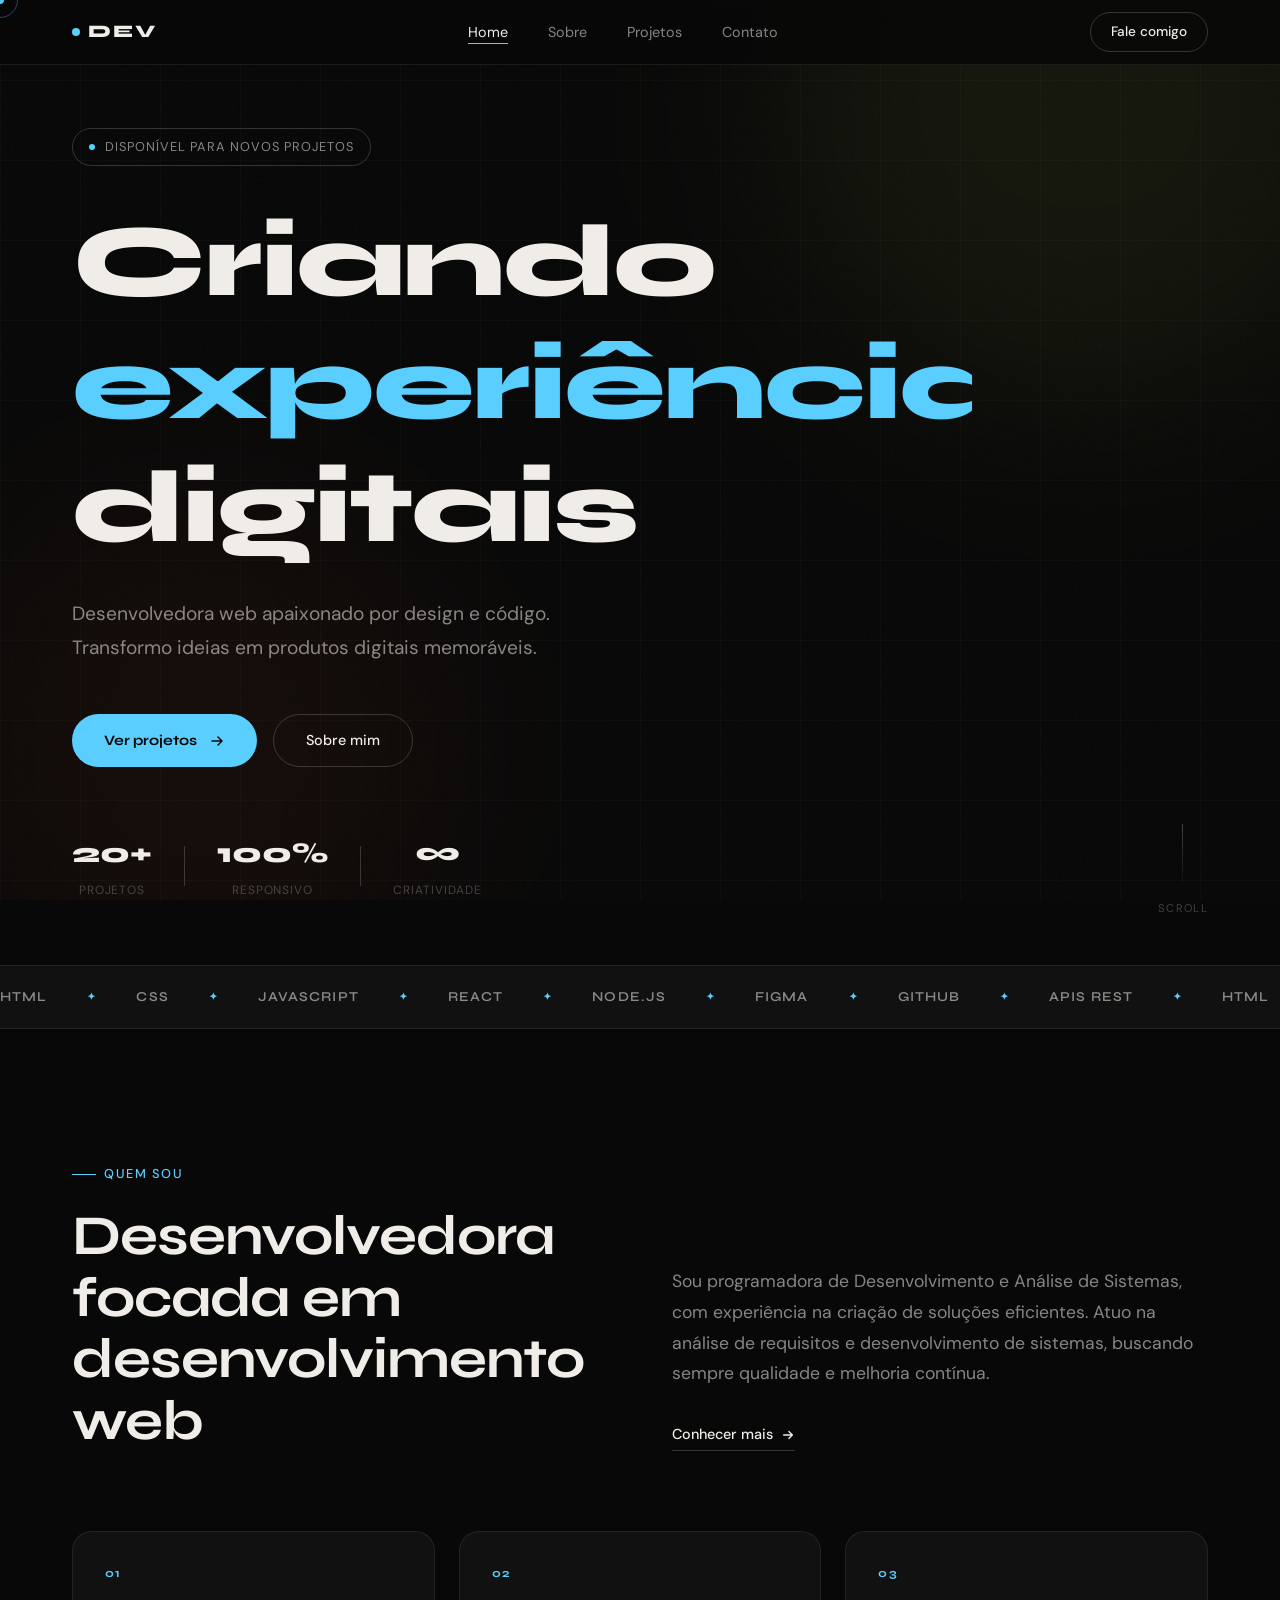
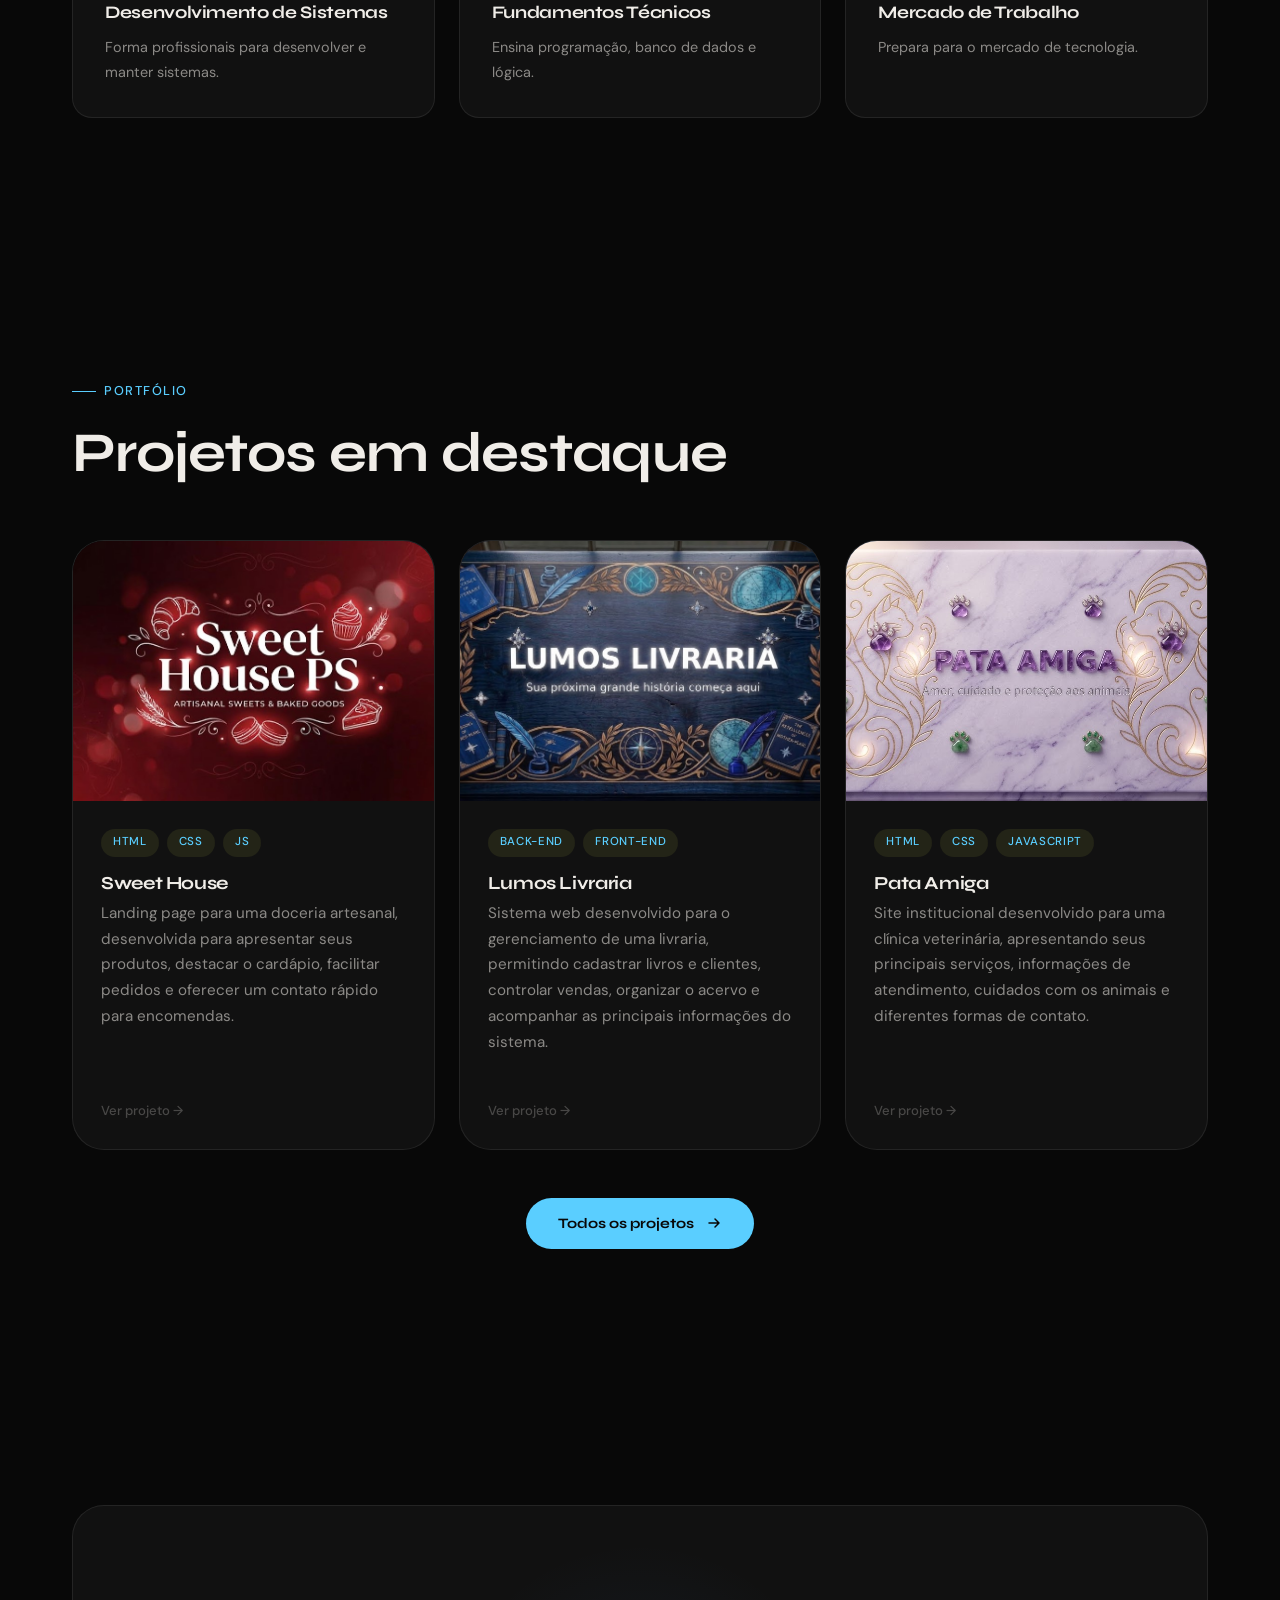
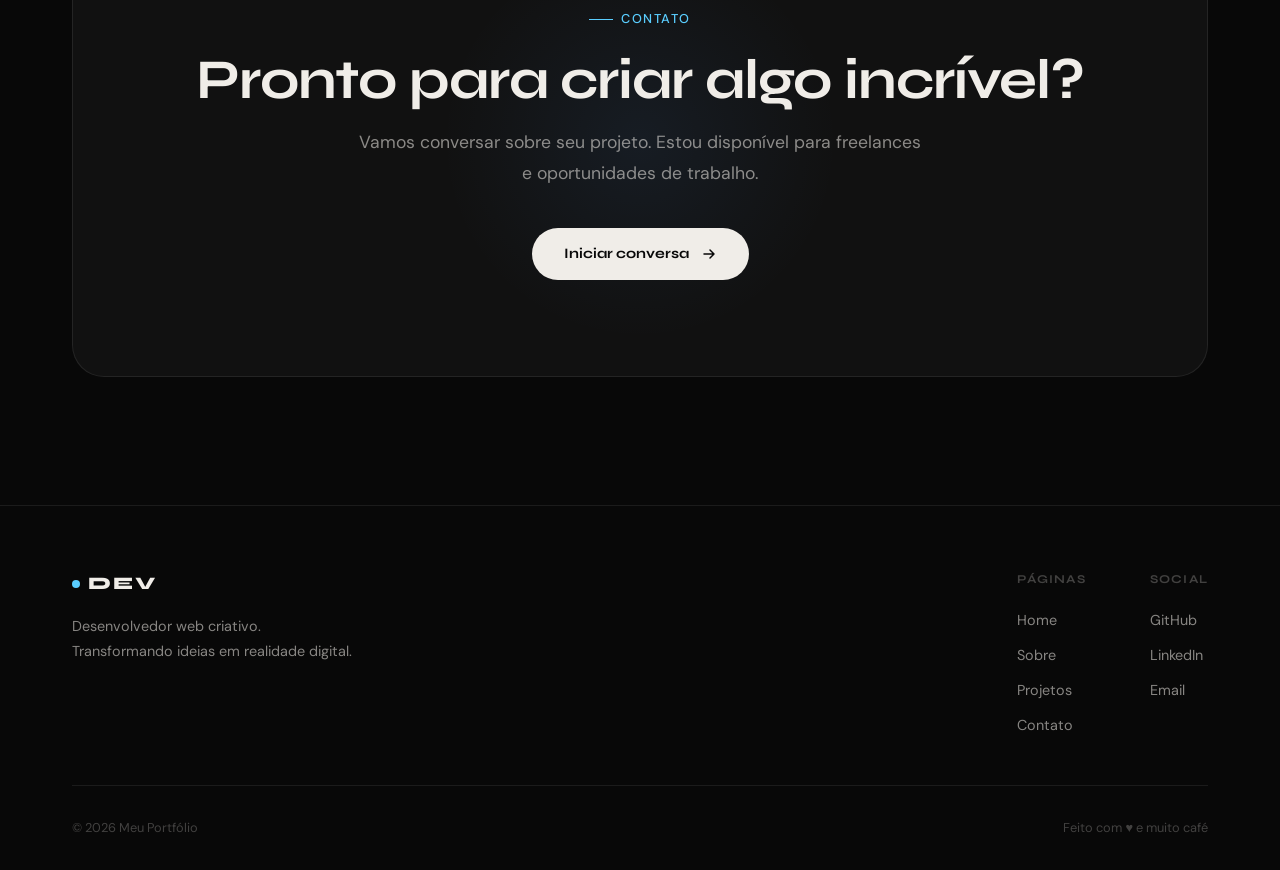
<file: index.html>
<!DOCTYPE html>
<html lang="pt-BR">

<head>
    <meta charset="UTF-8">
    <meta name="viewport" content="width=device-width, initial-scale=1.0">

    <title>Portfólio — Desenvolvedor Web</title>
    <link rel="preconnect" href="https://fonts.googleapis.com">
    <link rel="preconnect" href="https://fonts.gstatic.com" crossorigin>
    <link
        href="https://fonts.googleapis.com/css2?family=Syne:wght@400;600;700;800&family=DM+Sans:ital,wght@0,300;0,400;0,500;1,300&display=swap"
        rel="stylesheet">
    <link rel="stylesheet" href="styles.css">
    <style>
        /* Cards de destaque: mesma largura, altura e área de imagem. */
        .featured-projects .proj-grid {
            grid-template-columns: repeat(3, minmax(0, 1fr));
            align-items: stretch;
        }

        .featured-projects .proj-card {
            height: 610px;
            min-height: 610px;
        }

        .featured-projects .proj-card-img {
            height: 260px;
            min-height: 260px;
            flex: 0 0 260px;
        }

        .featured-projects .proj-card-overlay1,
        .featured-projects .proj-card-overlay2,
        .featured-projects .proj-card-overlay3 {
            width: 100%;
            height: 100%;
            background-size: cover;
            background-position: center;
            background-repeat: no-repeat;
        }

        .featured-projects .proj-card-info {
            flex: 1;
            display: flex;
            flex-direction: column;
            min-height: 0;
        }

        .featured-projects .proj-card-info p {
            min-height: 4.8em;
            display: -webkit-box;
            -webkit-box-orient: vertical;
            -webkit-line-clamp: 3;
            overflow: hidden;
        }

        .featured-projects .proj-link {
            margin-top: auto;
        }

        @media (max-width: 1024px) {
            .featured-projects .proj-grid {
                grid-template-columns: repeat(2, minmax(0, 1fr));
            }

            .featured-projects .proj-card--large {
                grid-column: span 1;
            }
        }

        @media (max-width: 768px) {
            .featured-projects .proj-grid {
                grid-template-columns: 1fr;
            }

            .featured-projects .proj-card {
                height: auto;
                min-height: 610px;
            }
        }
    </style>
</head>

<body>

    <!-- CURSOR -->
    <div class="cursor" id="cursor"></div>
    <div class="cursor-follower" id="cursorFollower"></div>

    <!-- NAV -->
    <nav class="navbar" id="navbar">
        <div class="nav-inner">
            <a href="index.html" class="logo">
                <span class="logo-dot"></span>
                <span>DEV</span>
            </a>
            <ul class="nav-links">
                <li><a href="index.html" class="nav-link active">Home</a></li>
                <li><a href="sobre.html" class="nav-link">Sobre</a></li>
                <li><a href="projetos.html" class="nav-link">Projetos</a></li>
                <li><a href="contato.html" class="nav-link">Contato</a></li>
            </ul>
            <a href="contato.html" class="nav-cta">Fale comigo</a>
            <button class="hamburger" id="hamburger" aria-label="Menu">
                <span></span><span></span>
            </button>
        </div>
        <div class="mobile-menu" id="mobileMenu">
            <a href="index.html">Home</a>
            <a href="sobre.html">Sobre</a>
            <a href="projetos.html">Projetos</a>
            <a href="contato.html">Contato</a>
        </div>
    </nav>

    <!-- HERO -->
    <section class="hero">
        <div class="hero-bg">
            <div class="grid-lines"></div>
            <div class="blob blob-1"></div>
            <div class="blob blob-2"></div>
            <div class="noise-overlay"></div>
        </div>

        <div class="hero-content">
            <div class="hero-tag reveal">
                <span class="tag-dot"></span>
                Disponível para novos projetos
            </div>

            <h1 class="hero-title reveal">
                <span class="line">Criando</span>
                <span class="line accent-line">experiências</span>
                <span class="line">digitais</span>
            </h1>

            <p class="hero-desc reveal">
                Desenvolvedora web apaixonado por design e código.<br>
                Transformo ideias em produtos digitais memoráveis.
            </p>

            <div class="hero-actions reveal">
                <a href="projetos.html" class="btn-main">
                    <span>Ver projetos</span>
                    <svg width="16" height="16" viewBox="0 0 16 16" fill="none">
                        <path d="M3 8h10M9 4l4 4-4 4" stroke="currentColor" stroke-width="1.5" stroke-linecap="round"
                            stroke-linejoin="round" />
                    </svg>
                </a>
                <a href="sobre.html" class="btn-ghost">Sobre mim</a>
            </div>

            <div class="hero-stats reveal">
                <div class="stat">
                    <span class="stat-n">20+</span>
                    <span class="stat-l">Projetos</span>
                </div>
                <div class="stat-div"></div>
                <div class="stat">
                    <span class="stat-n">100%</span>
                    <span class="stat-l">Responsivo</span>
                </div>
                <div class="stat-div"></div>
                <div class="stat">
                    <span class="stat-n">∞</span>
                    <span class="stat-l">Criatividade</span>
                </div>
            </div>
        </div>

        <div class="hero-scroll">
            <div class="scroll-line"></div>
            <span>scroll</span>
        </div>
    </section>

    <!-- MARQUEE -->
    <div class="marquee-section">
        <div class="marquee-track">
            <div class="marquee-inner">
                <span>HTML</span><span class="sep">✦</span>
                <span>CSS</span><span class="sep">✦</span>
                <span>JavaScript</span><span class="sep">✦</span>
                <span>React</span><span class="sep">✦</span>
                <span>Node.js</span><span class="sep">✦</span>
                <span>Figma</span><span class="sep">✦</span>
                <span>GitHub</span><span class="sep">✦</span>
                <span>APIs REST</span><span class="sep">✦</span>
                <!-- duplicated -->
                <span>HTML</span><span class="sep">✦</span>
                <span>CSS</span><span class="sep">✦</span>
                <span>JavaScript</span><span class="sep">✦</span>
                <span>React</span><span class="sep">✦</span>
                <span>Node.js</span><span class="sep">✦</span>
                <span>Figma</span><span class="sep">✦</span>
                <span>GitHub</span><span class="sep">✦</span>
                <span>APIs REST</span><span class="sep">✦</span>
            </div>
        </div>
    </div>

    <!-- SOBRE RAPIDO -->
    <section class="about-snap section">
        <div class="container">
            <div class="about-snap-grid">
                <div class="about-snap-left">
                    <div class="section-label reveal">Quem sou</div>
                    <h2 class="reveal">Desenvolvedora focada em desenvolvimento web</h2>
                </div>
                <div class="about-snap-right reveal">
                    <p>Sou programadora de Desenvolvimento e Análise de Sistemas, com experiência na criação de soluções
                        eficientes. Atuo na análise de requisitos e desenvolvimento de sistemas, buscando sempre
                        qualidade e melhoria contínua.</p>
                    <a href="sobre.html" class="link-arrow">
                        Conhecer mais
                        <svg width="14" height="14" viewBox="0 0 16 16" fill="none">
                            <path d="M3 8h10M9 4l4 4-4 4" stroke="currentColor" stroke-width="1.5"
                                stroke-linecap="round" stroke-linejoin="round" />
                        </svg>
                    </a>
                </div>
            </div>

            <div class="pillars">
                <div class="pillar reveal">
                    <div class="pillar-num">01</div>
                    <h3>Desenvolvimento de Sistemas</h3>
                    <p>Forma profissionais para desenvolver e manter sistemas.</p>
                </div>
                <div class="pillar reveal" style="animation-delay:.1s">
                    <div class="pillar-num">02</div>
                    <h3>Fundamentos Técnicos</h3>
                    <p>Ensina programação, banco de dados e lógica.</p>
                </div>
                <div class="pillar reveal" style="animation-delay:.2s">
                    <div class="pillar-num">03</div>
                    <h3>Mercado de Trabalho</h3>
                    <p>Prepara para o mercado de tecnologia.</p>
                </div>
            </div>
        </div>
    </section>

    <!-- PROJETOS EM DESTAQUE -->
    <section class="featured-projects section">
        <div class="container">
            <div class="section-header reveal">
                <div class="section-label">Portfólio</div>
                <h2>Projetos em destaque</h2>
            </div>

            <div class="proj-grid">

                <a href="projetos.html" class="proj-card proj-card--large reveal">
                    <div class="proj-card-img"
                        style="background: linear-gradient(135deg, #0A0A0A 0%, #1a1a2e 50%, #16213e 100%);">
                        <div class="proj-card-overlay1"></div>
                    </div>

                    <div class="proj-card-info">
                        <div class="proj-tags">
                            <span>HTML</span><span>CSS</span><span>JS</span>
                        </div>

                        <h3>Sweet House</h3>

                        <p>
                            Landing page para uma doceria artesanal, desenvolvida para apresentar
                            seus produtos, destacar o cardápio, facilitar pedidos e oferecer um
                            contato rápido para encomendas.
                        </p>

                        <span class="proj-link">Ver projeto →</span>
                    </div>
                </a>


                <a href="projetos.html" class="proj-card reveal" style="animation-delay:.1s">
                    <div class="proj-card-img" style="background: linear-gradient(135deg, #1a1a2e 0%, #0f3460 100%);">
                        <div class="proj-card-overlay2"></div>
                    </div>

                    <div class="proj-card-info">
                        <div class="proj-tags">
                            <span>Back-End</span><span>Front-End</span>
                        </div>

                        <h3>Lumos Livraria</h3>

                        <p>
                            Sistema web desenvolvido para o gerenciamento de uma livraria,
                            permitindo cadastrar livros e clientes, controlar vendas, organizar
                            o acervo e acompanhar as principais informações do sistema.
                        </p>

                        <span class="proj-link">Ver projeto →</span>
                    </div>
                </a>


                <a href="projetos.html" class="proj-card reveal" style="animation-delay:.2s">
                    <div class="proj-card-img" style="background: linear-gradient(135deg, #0f3460 0%, #533483 100%);">
                        <div class="proj-card-overlay3"></div>
                    </div>

                    <div class="proj-card-info">
                        <div class="proj-tags">
                            <span>HTML</span><span>CSS</span><span>JavaScript</span>
                        </div>

                        <h3>Pata Amiga</h3>

                        <p>
                            Site institucional desenvolvido para uma clínica veterinária,
                            apresentando seus principais serviços, informações de atendimento,
                            cuidados com os animais e diferentes formas de contato.
                        </p>

                        <span class="proj-link">Ver projeto →</span>
                    </div>
                </a>

            </div>

            <div class="section-cta reveal">
                <a href="projetos.html" class="btn-main">
                    <span>Todos os projetos</span>
                    <svg width="16" height="16" viewBox="0 0 16 16" fill="none">
                        <path d="M3 8h10M9 4l4 4-4 4" stroke="currentColor" stroke-width="1.5" stroke-linecap="round"
                            stroke-linejoin="round" />
                    </svg>
                </a>
            </div>
        </div>
    </section>

    <!-- CTA FINAL -->
    <section class="cta-final section">
        <div class="container">
            <div class="cta-box reveal">
                <div class="cta-bg-blur"></div>
                <div class="cta-content">
                    <span class="section-label">Contato</span>
                    <h2>Pronto para criar algo incrível?</h2>
                    <p>Vamos conversar sobre seu projeto. Estou disponível para freelances e oportunidades de trabalho.
                    </p>
                    <a href="contato.html" class="btn-main btn-main--light">
                        <span>Iniciar conversa</span>
                        <svg width="16" height="16" viewBox="0 0 16 16" fill="none">
                            <path d="M3 8h10M9 4l4 4-4 4" stroke="currentColor" stroke-width="1.5"
                                stroke-linecap="round" stroke-linejoin="round" />
                        </svg>
                    </a>
                </div>
            </div>
        </div>
    </section>

    <!-- FOOTER -->
    <footer class="footer">
        <div class="container">
            <div class="footer-inner">
                <div class="footer-brand">
                    <a href="index.html" class="logo">
                        <span class="logo-dot"></span>DEV
                    </a>
                    <p>Desenvolvedor web criativo.<br>Transformando ideias em realidade digital.</p>
                </div>
                <div class="footer-links">
                    <div class="footer-col">
                        <span class="footer-col-title">Páginas</span>
                        <a href="index.html">Home</a>
                        <a href="sobre.html">Sobre</a>
                        <a href="projetos.html">Projetos</a>
                        <a href="contato.html">Contato</a>
                    </div>
                    <div class="footer-col">
                        <span class="footer-col-title">Social</span>
                        <a href="https://github.com/sasasantos" target="_blank">GitHub</a>
                        <a href="https://www.linkedin.com/in/sabrina-santos-de-oliveira-33b5073b0/"
                            target="_blank">LinkedIn</a>
                        <a href="mailto:Sabrinasantosoliveira82@gmail.com" target="_blank">Email</a>
                    </div>
                </div>
            </div>
            <div class="footer-bottom">
                <span>© 2026 Meu Portfólio</span>
                <span>Feito com ♥ e muito café</span>
            </div>
        </div>
    </footer>

    <script src="script.js"></script>
</body>

</html>
</file>
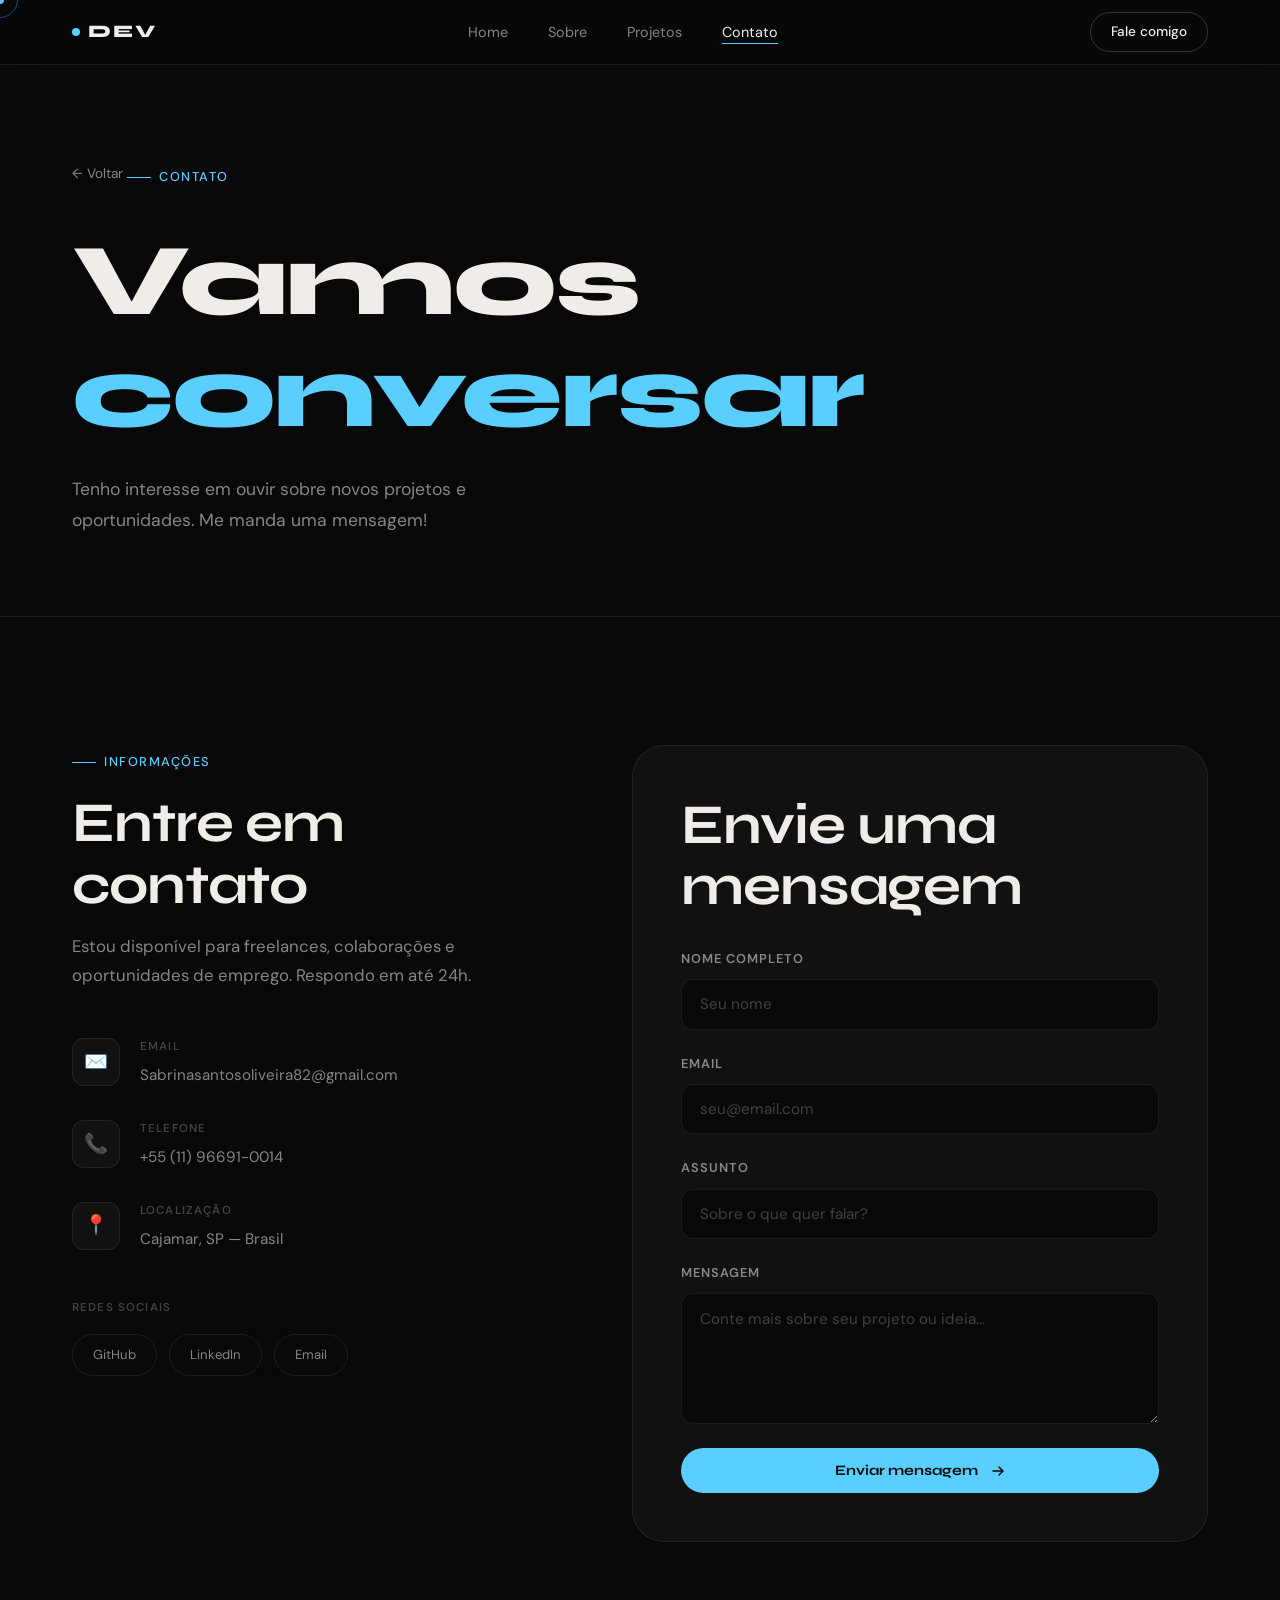
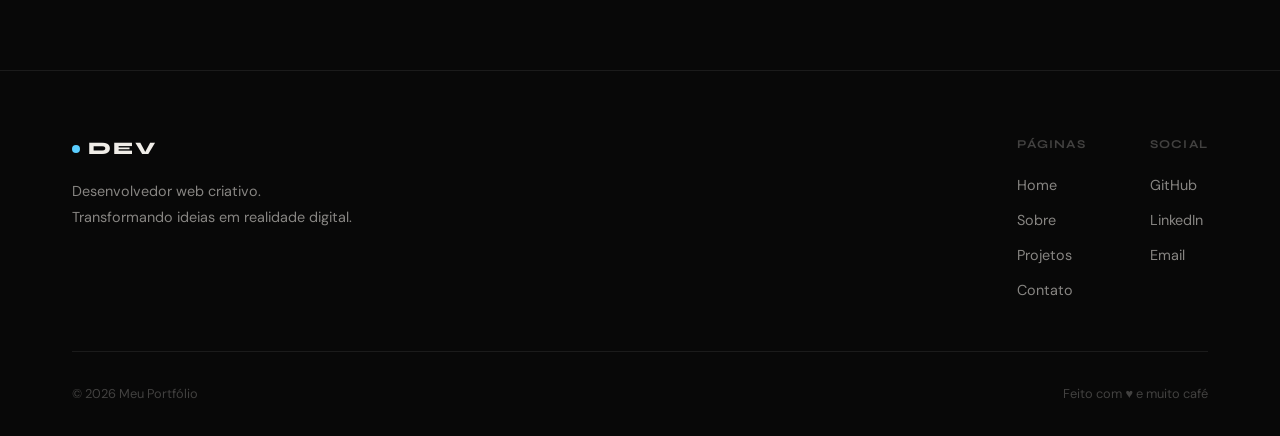
<file: contato.html>
<!DOCTYPE html>
<html lang="pt-BR">

<head>
    <meta charset="UTF-8">
    <meta name="viewport" content="width=device-width, initial-scale=1.0">
    <meta name="color-scheme" content="light only">
    <meta name="theme-color" content="#fffbf1">
    <title>Contato — Portfólio</title>
    <link rel="preconnect" href="https://fonts.googleapis.com">
    <link rel="preconnect" href="https://fonts.gstatic.com" crossorigin>
    <link
        href="https://fonts.googleapis.com/css2?family=Syne:wght@400;600;700;800&family=DM+Sans:ital,wght@0,300;0,400;0,500;1,300&display=swap"
        rel="stylesheet">
    <link rel="stylesheet" href="styles.css">
</head>

<body>

    <div class="cursor" id="cursor"></div>
    <div class="cursor-follower" id="cursorFollower"></div>

    <nav class="navbar" id="navbar">
        <div class="nav-inner">
            <a href="index.html" class="logo"><span class="logo-dot"></span><span>DEV</span></a>
            <ul class="nav-links">
                <li><a href="index.html" class="nav-link">Home</a></li>
                <li><a href="sobre.html" class="nav-link">Sobre</a></li>
                <li><a href="projetos.html" class="nav-link">Projetos</a></li>
                <li><a href="contato.html" class="nav-link active">Contato</a></li>
            </ul>
            <a href="contato.html" class="nav-cta">Fale comigo</a>
            <button class="hamburger" id="hamburger"><span></span><span></span></button>
        </div>
        <div class="mobile-menu" id="mobileMenu">
            <a href="index.html">Home</a>
            <a href="sobre.html">Sobre</a>
            <a href="projetos.html">Projetos</a>
            <a href="contato.html">Contato</a>
        </div>
    </nav>

    <!-- PAGE HERO -->
    <section class="page-hero">
        <div class="container">
            <div class="page-hero-inner">
                <a href="index.html" class="back-btn reveal">← Voltar</a>
                <div class="section-label reveal">Contato</div>
                <h1 class="reveal">Vamos <span style="color:var(--accent)">conversar</span></h1>
                <p class="reveal" style="font-size:1.1rem; margin-top:1.5rem; max-width:520px;">
                    Tenho interesse em ouvir sobre novos projetos e oportunidades. Me manda uma mensagem!
                </p>
            </div>
        </div>
    </section>

    <!-- CONTACT -->
    <section class="contact-section section">
        <div class="container">
            <div class="contact-grid">

                <!-- INFO -->
                <div class="contact-info">
                    <div class="section-label reveal">Informações</div>
                    <h2 class="reveal">Entre em<br>contato</h2>
                    <p class="reveal">Estou disponível para freelances, colaborações e oportunidades de emprego.
                        Respondo em até 24h.</p>

                    <div class="contact-items">
                        <div class="contact-item reveal">
                            <div class="ci-icon">✉️</div>
                            <div>
                                <div class="ci-label">Email</div>
                                <a href="mailto:Sabrinasantosoliveira82@gmail.com" class="ci-value">
                                    Sabrinasantosoliveira82@gmail.com
                                </a>
                            </div>
                        </div>
                        <div class="contact-item reveal">
                            <div class="ci-icon">📞</div>
                            <div>
                                <div class="ci-label">Telefone</div>
                                <a href="tel:+5511966910014" class="ci-value" target="_blank">+55 (11) 96691-0014</a>
                            </div>
                        </div>
                        <div class="contact-item reveal">
                            <div class="ci-icon">📍</div>
                            <div>
                                <div class="ci-label">Localização</div>
                                <span class="ci-value">Cajamar, SP — Brasil</span>
                            </div>
                        </div>
                    </div>

                    <div class="reveal">
                        <div class="ci-label" style="margin-bottom:1rem;">Redes sociais</div>
                        <div class="socials">
                            <a href="https://github.com/sasasantos" class="social-btn" target="_blank">GitHub</a>
                            <a href="https://www.linkedin.com/in/sabrina-santos-de-oliveira-33b5073b0/"
                                class="social-btn" target="_blank">LinkedIn</a>
                            <a href="https://mail.google.com/mail/u/0/#inbox" class="social-btn"
                                target="_blank">Email</a>
                        </div>
                    </div>
                </div>

                <!-- FORM -->
                <div class="contact-form-card reveal">
                    <h2>Envie uma mensagem</h2>

                    <div class="success-banner" id="successBanner">
                        ✓ Mensagem enviada! Obrigado pelo contato — responderei em breve.
                    </div>

                    <form id="contactForm" class="contact-form">
                        <div class="form-field">
                            <label for="nome">Nome completo</label>
                            <input type="text" id="nome" name="nome" placeholder="Seu nome" required>
                        </div>
                        <div class="form-field">
                            <label for="email">Email</label>
                            <input type="email" id="email" name="email" placeholder="seu@email.com" required>
                        </div>
                        <div class="form-field">
                            <label for="assunto">Assunto</label>
                            <input type="text" id="assunto" name="assunto" placeholder="Sobre o que quer falar?"
                                required>
                        </div>
                        <div class="form-field">
                            <label for="mensagem">Mensagem</label>
                            <textarea id="mensagem" name="mensagem" rows="5"
                                placeholder="Conte mais sobre seu projeto ou ideia..." required></textarea>
                        </div>
                        <button type="submit" class="btn-main" style="border:none; width:100%; justify-content:center;">
                            <span>Enviar mensagem</span>
                            <svg width="16" height="16" viewBox="0 0 16 16" fill="none">
                                <path d="M3 8h10M9 4l4 4-4 4" stroke="currentColor" stroke-width="1.5"
                                    stroke-linecap="round" stroke-linejoin="round" />
                            </svg>
                        </button>
                    </form>
                </div>

            </div>
        </div>
    </section>

    <footer class="footer">
        <div class="container">
            <div class="footer-inner">
                <div class="footer-brand">
                    <a href="index.html" class="logo"><span class="logo-dot"></span>DEV</a>
                    <p>Desenvolvedor web criativo.<br>Transformando ideias em realidade digital.</p>
                </div>
                <div class="footer-links">
                    <div class="footer-col">
                        <span class="footer-col-title">Páginas</span>
                        <a href="index.html">Home</a>
                        <a href="sobre.html">Sobre</a>
                        <a href="projetos.html">Projetos</a>
                        <a href="contato.html">Contato</a>
                    </div>
                    <div class="footer-col">
                        <span class="footer-col-title">Social</span>
                        <a href="https://github.com/sasasantos" target="_blank">GitHub</a>
                        <a href="https://www.linkedin.com/in/sabrina-santos-de-oliveira-33b5073b0/" target="_blank">LinkedIn</a>
                        <a href="mailto:Sabrinasantosoliveira82@gmail.com" target="_blank">Email</a>
                    </div>
                </div>
            </div>
            <div class="footer-bottom">
                <span>© 2026 Meu Portfólio</span>
                <span>Feito com ♥ e muito café</span>
            </div>
        </div>
    </footer>

    <script src="script.js"></script>
</body>

</html>
</file>
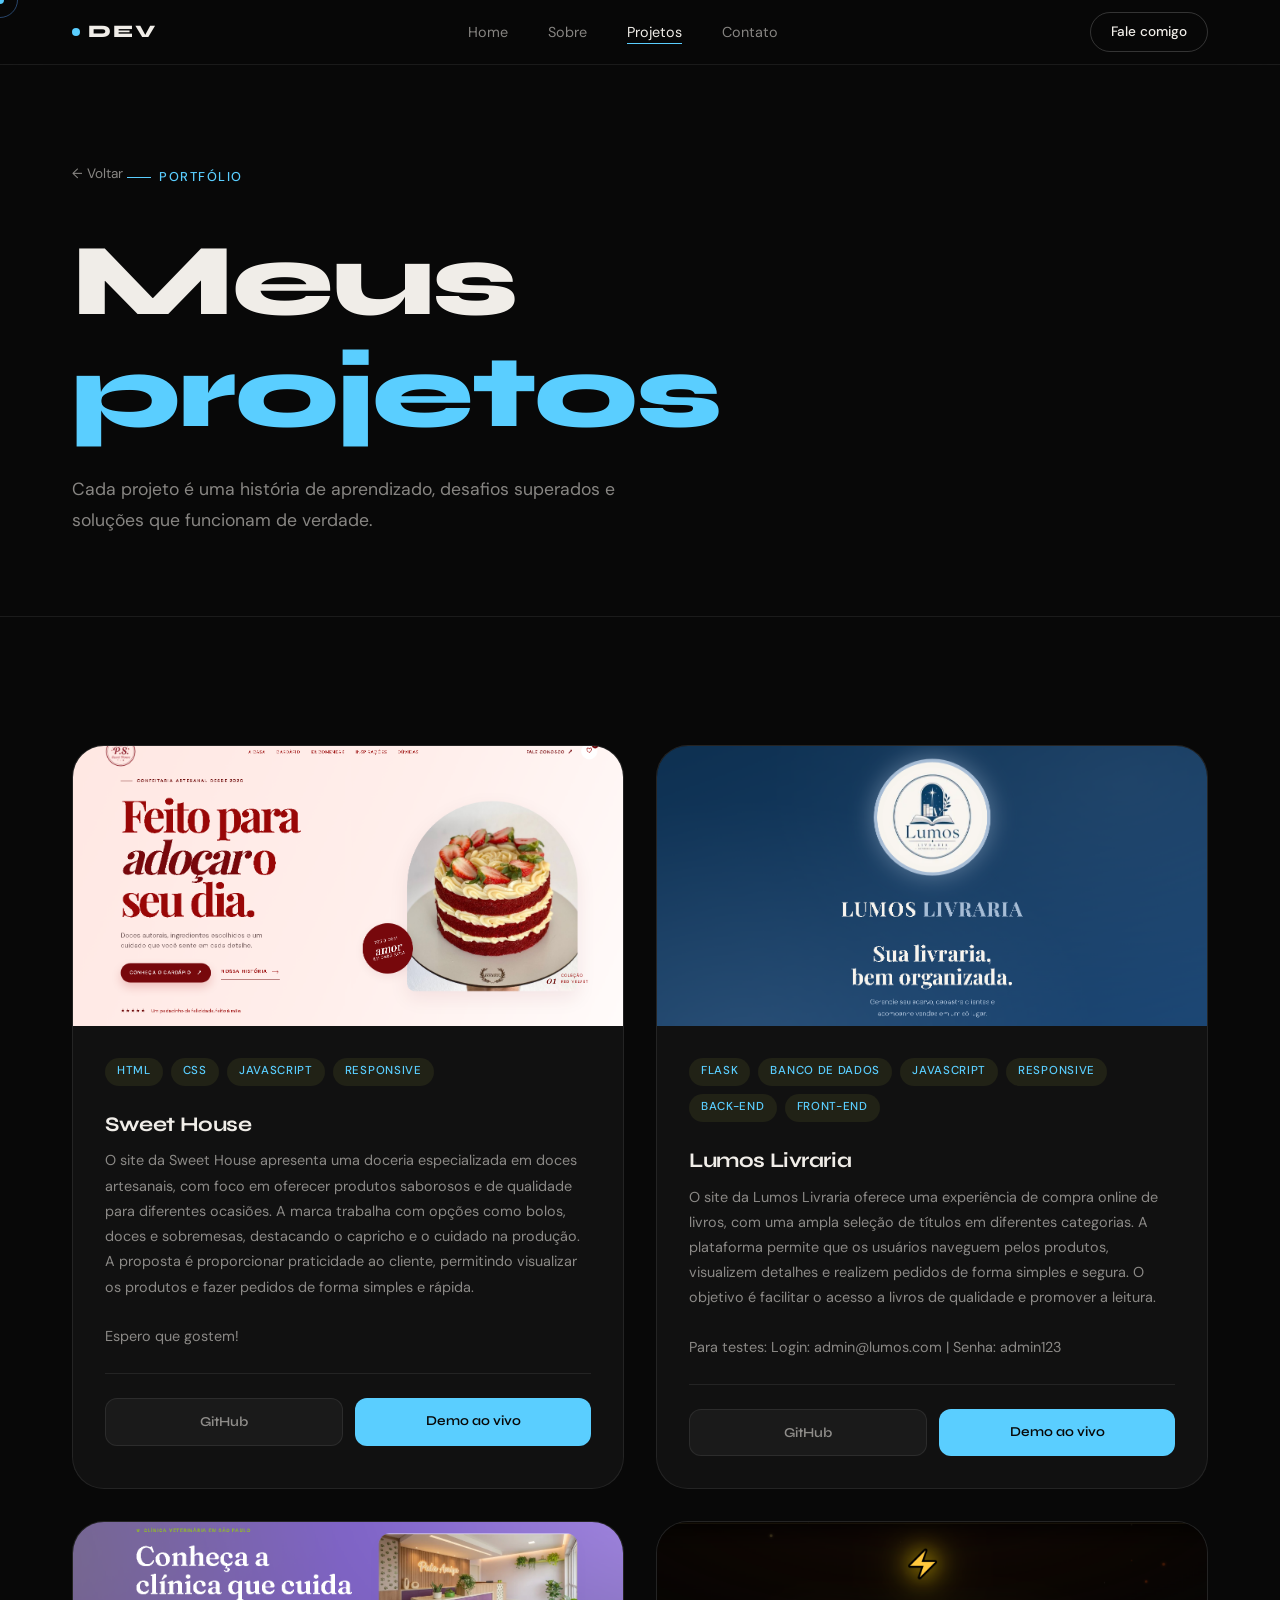
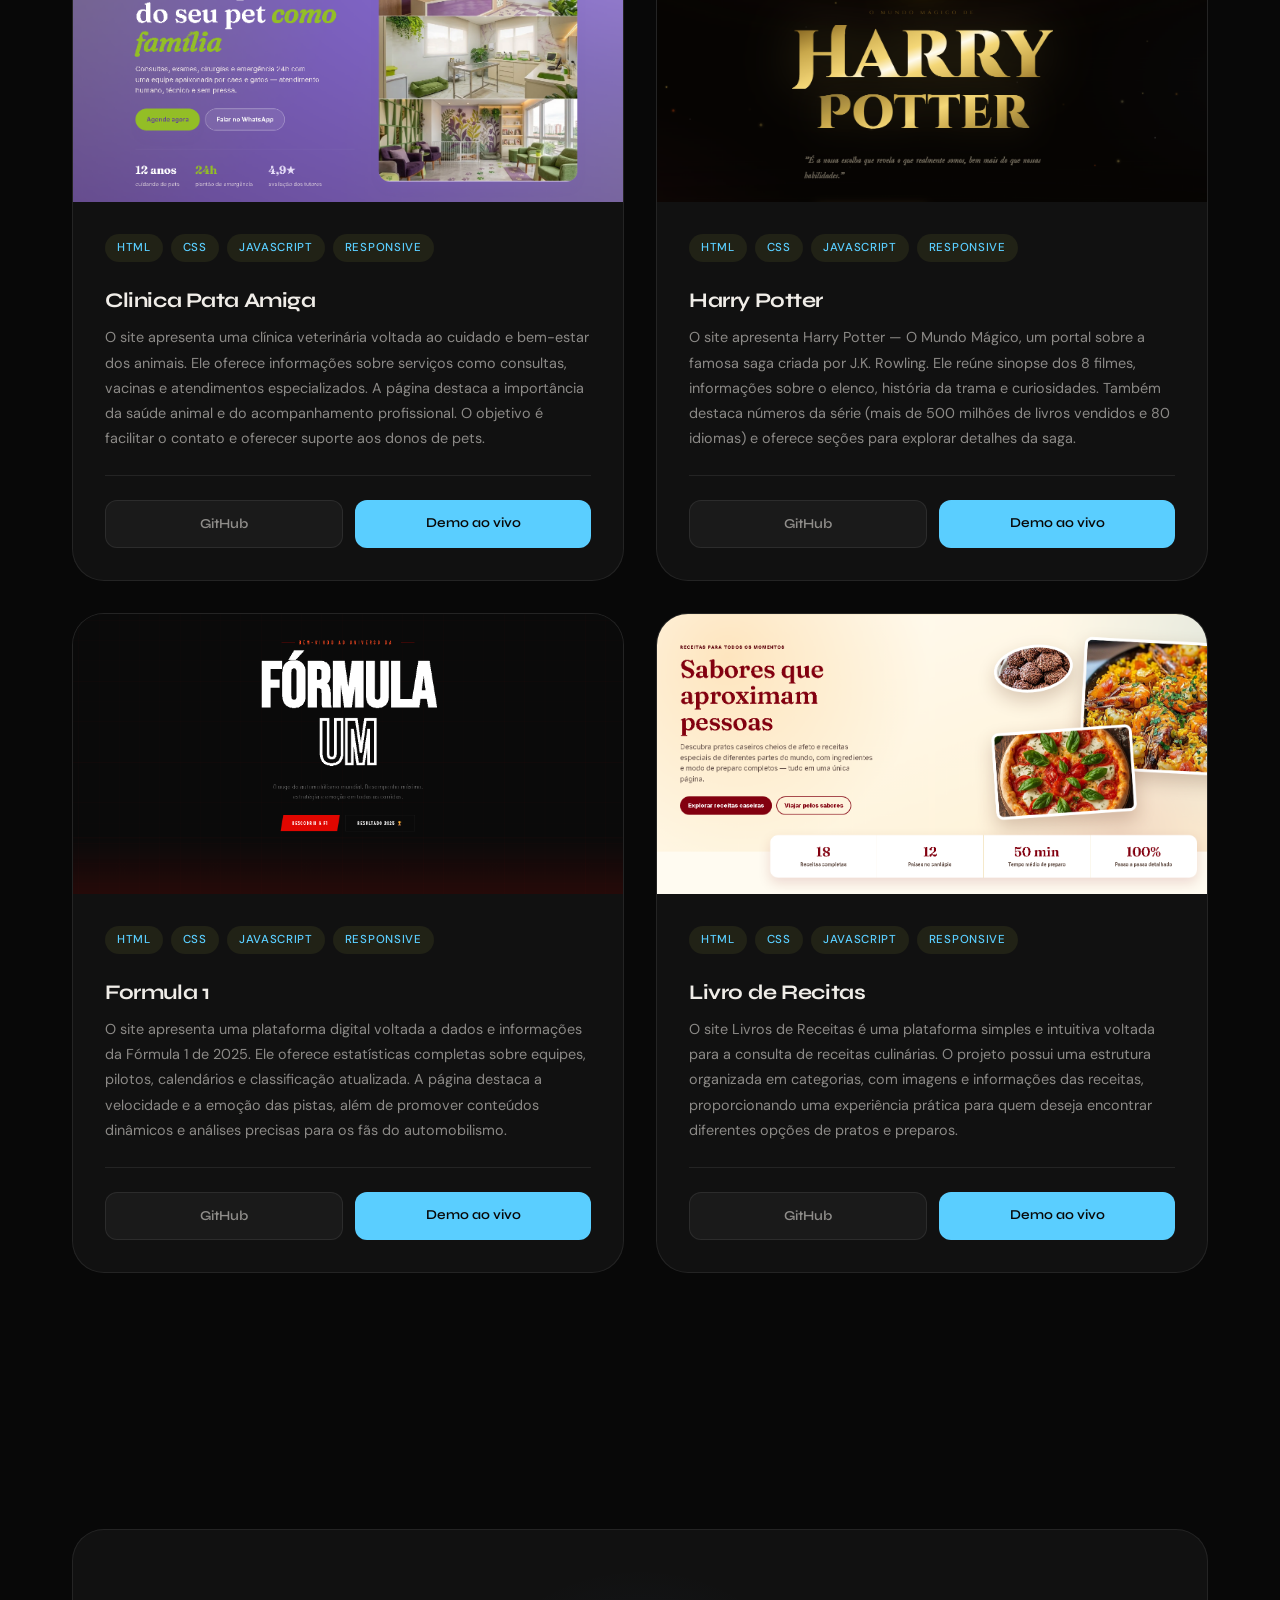
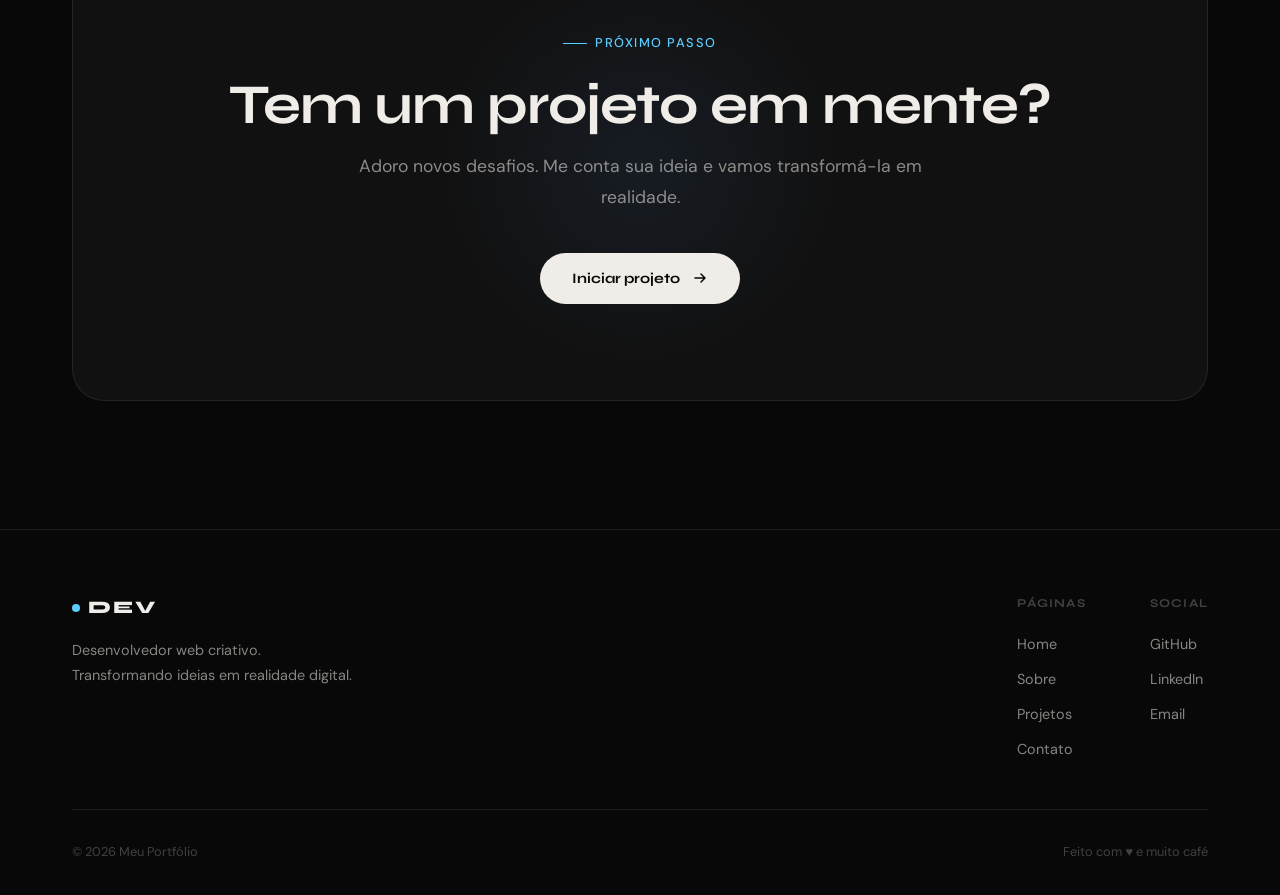
<file: projetos.html>
<!DOCTYPE html>
<html lang="pt-BR">

<head>
    <meta charset="UTF-8">
    <meta name="viewport" content="width=device-width, initial-scale=1.0">
    <meta name="color-scheme" content="light only">
    <meta name="theme-color" content="#fffbf1">
    <title>Projetos — Portfólio</title>
    <link rel="preconnect" href="https://fonts.googleapis.com">
    <link rel="preconnect" href="https://fonts.gstatic.com" crossorigin>
    <link
        href="https://fonts.googleapis.com/css2?family=Syne:wght@400;600;700;800&family=DM+Sans:ital,wght@0,300;0,400;0,500;1,300&display=swap"
        rel="stylesheet">
    <link rel="stylesheet" href="styles.css">
</head>

<body>

    <div class="cursor" id="cursor"></div>
    <div class="cursor-follower" id="cursorFollower"></div>

    <nav class="navbar" id="navbar">
        <div class="nav-inner">
            <a href="index.html" class="logo"><span class="logo-dot"></span><span>DEV</span></a>
            <ul class="nav-links">
                <li><a href="index.html" class="nav-link">Home</a></li>
                <li><a href="sobre.html" class="nav-link">Sobre</a></li>
                <li><a href="projetos.html" class="nav-link active">Projetos</a></li>
                <li><a href="contato.html" class="nav-link">Contato</a></li>
            </ul>
            <a href="contato.html" class="nav-cta">Fale comigo</a>
            <button class="hamburger" id="hamburger"><span></span><span></span></button>
        </div>
        <div class="mobile-menu" id="mobileMenu">
            <a href="index.html">Home</a>
            <a href="sobre.html">Sobre</a>
            <a href="projetos.html">Projetos</a>
            <a href="contato.html">Contato</a>
        </div>
    </nav>

    <!-- PAGE HERO -->
    <section class="page-hero">
        <div class="container">
            <div class="page-hero-inner">
                <a href="index.html" class="back-btn reveal">← Voltar</a>
                <div class="section-label reveal">Portfólio</div>
                <h1 class="reveal">Meus <span style="color:var(--accent)">projetos</span></h1>
                <p class="reveal" style="font-size:1.1rem; margin-top:1.5rem; max-width:560px;">
                    Cada projeto é uma história de aprendizado, desafios superados e soluções que funcionam de verdade.
                </p>
            </div>
        </div>
    </section>

    <!-- PROJECTS -->
    <section class="projects-section section">
        <div class="container">
            <div class="proj-big-grid">

                <!-- 01 -->
                <div class="proj-big-card reveal">
                    <div class="proj-big-img">
                        <div class="proj-big-img-inner1">
                        </div>
                    </div>
                    <div class="proj-big-body">
                        <div class="proj-big-tags">
                            <span>HTML</span><span>CSS</span><span>JavaScript</span><span>Responsive</span>
                        </div>
                        <h3>Sweet House</h3>
                        <p>O site da Sweet House apresenta uma doceria especializada em doces artesanais, com foco em
                            oferecer produtos saborosos e de qualidade para diferentes ocasiões. A marca trabalha com
                            opções como bolos, doces e sobremesas, destacando o capricho e o cuidado na produção. A
                            proposta é proporcionar praticidade ao cliente, permitindo visualizar os produtos e fazer
                            pedidos de forma simples e rápida.</p>
                        <p>Espero que gostem!</p>
                        <div class="proj-big-links">
                            <a href="https://github.com/sasasantos/Sweet-House" target="_blank"
                                class="proj-btn proj-btn-gh">GitHub</a>
                            <a href="https://sweet-house-ps.onrender.com" target="_blank"
                                class="proj-btn proj-btn-demo">Demo ao vivo</a>
                        </div>
                    </div>
                </div>

                <!-- 02 -->
                <div class="proj-big-card reveal">
                    <div class="proj-big-img">
                        <div class="proj-big-img-inner2">
                        </div>
                    </div>
                    <div class="proj-big-body">
                        <div class="proj-big-tags">
                            <span>Flask</span><span>Banco de
                                Dados</span><span>JavaScript</span><span>Responsive</span><span>Back-End</span><span>Front-End</span>
                        </div>
                        <h3>Lumos Livraria</h3>
                        <p>O site da Lumos Livraria oferece uma experiência de compra online de livros, com uma ampla
                            seleção de títulos em diferentes categorias. A plataforma permite que os usuários naveguem
                            pelos produtos, visualizem detalhes e realizem pedidos de forma simples e segura. O objetivo
                            é facilitar o acesso a livros de qualidade e promover a leitura.</p>
                        <p>Para testes: Login: admin@lumos.com | Senha: admin123</p>
                        <div class="proj-big-links">
                            <a href="https://github.com/sasasantos/lumos_livraria" class="proj-btn proj-btn-gh"
                                target="_blank">GitHub</a>
                            <a href="https://lumos-livraria.onrender.com" class="proj-btn proj-btn-demo"
                                target="_blank">Demo ao vivo</a>
                        </div>
                    </div>
                </div>

                <!-- 03 -->
                <div class="proj-big-card reveal">
                    <div class="proj-big-img">
                        <div class="proj-big-img-inner3">
                        </div>
                    </div>
                    <div class="proj-big-body">
                        <div class="proj-big-tags">
                            <span>HTML</span><span>CSS</span><span>JavaScript</span><span>Responsive</span>
                        </div>
                        <h3>Clinica Pata Amiga</h3>
                        <p>O site apresenta uma clínica veterinária voltada ao cuidado e bem-estar dos animais. Ele
                            oferece informações sobre serviços como consultas, vacinas e atendimentos especializados. A
                            página destaca a importância da saúde animal e do acompanhamento profissional. O objetivo é
                            facilitar o contato e oferecer suporte aos donos de pets.</p>
                        <div class="proj-big-links">
                            <a href="https://github.com/sasasantos/Pata-amiga" class="proj-btn proj-btn-gh"
                                target="_blank">GitHub</a>
                            <a href="https://site-pata-amiga-4qp1.onrender.com" class="proj-btn proj-btn-demo"
                                target="_blank">Demo ao vivo</a>
                        </div>
                    </div>
                </div>

                <!-- 04 -->
                <div class="proj-big-card reveal">
                    <div class="proj-big-img">
                        <div class="proj-big-img-inner4">
                        </div>
                    </div>
                    <div class="proj-big-body">
                        <div class="proj-big-tags">
                            <span>HTML</span><span>CSS</span><span>JavaScript</span><span>Responsive</span>
                        </div>
                        <h3>Harry Potter</h3>
                        <p>O site apresenta Harry Potter — O Mundo Mágico, um portal sobre a famosa saga criada por J.K.
                            Rowling. Ele reúne sinopse dos 8 filmes, informações sobre o elenco, história da trama e
                            curiosidades. Também destaca números da série (mais de 500 milhões de livros vendidos e 80
                            idiomas) e oferece seções para explorar detalhes da saga.</p>
                        <div class="proj-big-links">
                            <a href="https://github.com/sasasantos/harry-potter" class="proj-btn proj-btn-gh"
                                target="_blank">GitHub</a>
                            <a href="https://harry-potter-eqkk.onrender.com" class="proj-btn proj-btn-demo"
                                target="_blank">Demo ao vivo</a>
                        </div>
                    </div>
                </div>

                <!-- 05 -->
                <div class="proj-big-card reveal">
                    <div class="proj-big-img">
                        <div class="proj-big-img-inner6">
                        </div>
                    </div>
                    <div class="proj-big-body">
                        <div class="proj-big-tags">
                            <span>HTML</span><span>CSS</span><span>JavaScript</span><span>Responsive</span>
                        </div>
                        <h3>Formula 1</h3>
                        <p>O site apresenta uma plataforma digital voltada a dados e informações da Fórmula 1 de 2025.
                            Ele
                            oferece estatísticas completas sobre equipes, pilotos, calendários e classificação
                            atualizada. A página destaca a velocidade e a emoção das pistas, além de promover conteúdos
                            dinâmicos e análises precisas para os fãs do automobilismo.</p>
                        <div class="proj-big-links">
                            <a href="https://github.com/sasasantos/formula-1" class="proj-btn proj-btn-gh"
                                target="_blank">GitHub</a>
                            <a href="https://formula-1-hiim.onrender.com" class="proj-btn proj-btn-demo"
                                target="_blank">Demo ao vivo</a>
                        </div>
                    </div>
                </div>

                <!-- 06 -->
                <div class="proj-big-card reveal">
                    <div class="proj-big-img">
                        <div class="proj-big-img-inner5">
                        </div>
                    </div>
                    <div class="proj-big-body">
                        <div class="proj-big-tags">
                            <span>HTML</span><span>CSS</span><span>JavaScript</span><span>Responsive</span>
                        </div>
                        <h3>Livro de Recitas</h3>
                        <p>O site Livros de Receitas é uma plataforma simples e intuitiva voltada para a consulta de
                            receitas culinárias. O projeto possui uma estrutura organizada em categorias, com imagens e
                            informações das receitas, proporcionando uma experiência prática para quem deseja encontrar
                            diferentes opções de pratos e preparos.</p>
                        <div class="proj-big-links">
                            <a href="https://github.com/sasasantos/Livros-de-Receitas" class="proj-btn proj-btn-gh"
                                target="_blank">GitHub</a>
                            <a href="https://livros-de-receitas.onrender.com" class="proj-btn proj-btn-demo"
                                target="_blank">Demo ao vivo</a>
                        </div>
                    </div>
                </div>
            </div>
        </div>
    </section>

    <!-- CTA -->
    <section class="cta-final section">
        <div class="container">
            <div class="cta-box reveal">
                <div class="cta-bg-blur"></div>
                <div class="cta-content">
                    <span class="section-label">Próximo passo</span>
                    <h2>Tem um projeto em mente?</h2>
                    <p>Adoro novos desafios. Me conta sua ideia e vamos transformá-la em realidade.</p>
                    <a href="contato.html" class="btn-main btn-main--light">
                        <span>Iniciar projeto</span>
                        <svg width="16" height="16" viewBox="0 0 16 16" fill="none">
                            <path d="M3 8h10M9 4l4 4-4 4" stroke="currentColor" stroke-width="1.5"
                                stroke-linecap="round" stroke-linejoin="round" />
                        </svg>
                    </a>
                </div>
            </div>
        </div>
    </section>

    <footer class="footer">
        <div class="container">
            <div class="footer-inner">
                <div class="footer-brand">
                    <a href="index.html" class="logo"><span class="logo-dot"></span>DEV</a>
                    <p>Desenvolvedor web criativo.<br>Transformando ideias em realidade digital.</p>
                </div>
                <div class="footer-links">
                    <div class="footer-col">
                        <span class="footer-col-title">Páginas</span>
                        <a href="index.html">Home</a>
                        <a href="sobre.html">Sobre</a>
                        <a href="projetos.html">Projetos</a>
                        <a href="contato.html">Contato</a>
                    </div>
                    <div class="footer-col">
                        <span class="footer-col-title">Social</span>
                        <a href="https://github.com/sasasantos" target="_blank">GitHub</a>
                        <a href="https://www.linkedin.com/in/sabrina-santos-de-oliveira-33b5073b0/" target="_blank">LinkedIn</a>
                        <a href="mailto:Sabrinasantosoliveira82@gmail.com" target="_blank">Email</a>
                    </div>
                </div>
            </div>
            <div class="footer-bottom">
                <span>© 2026 Meu Portfólio</span>
                <span>Feito com ♥ e muito café</span>
            </div>
        </div>
    </footer>

    <script src="script.js"></script>
</body>

</html>
</file>
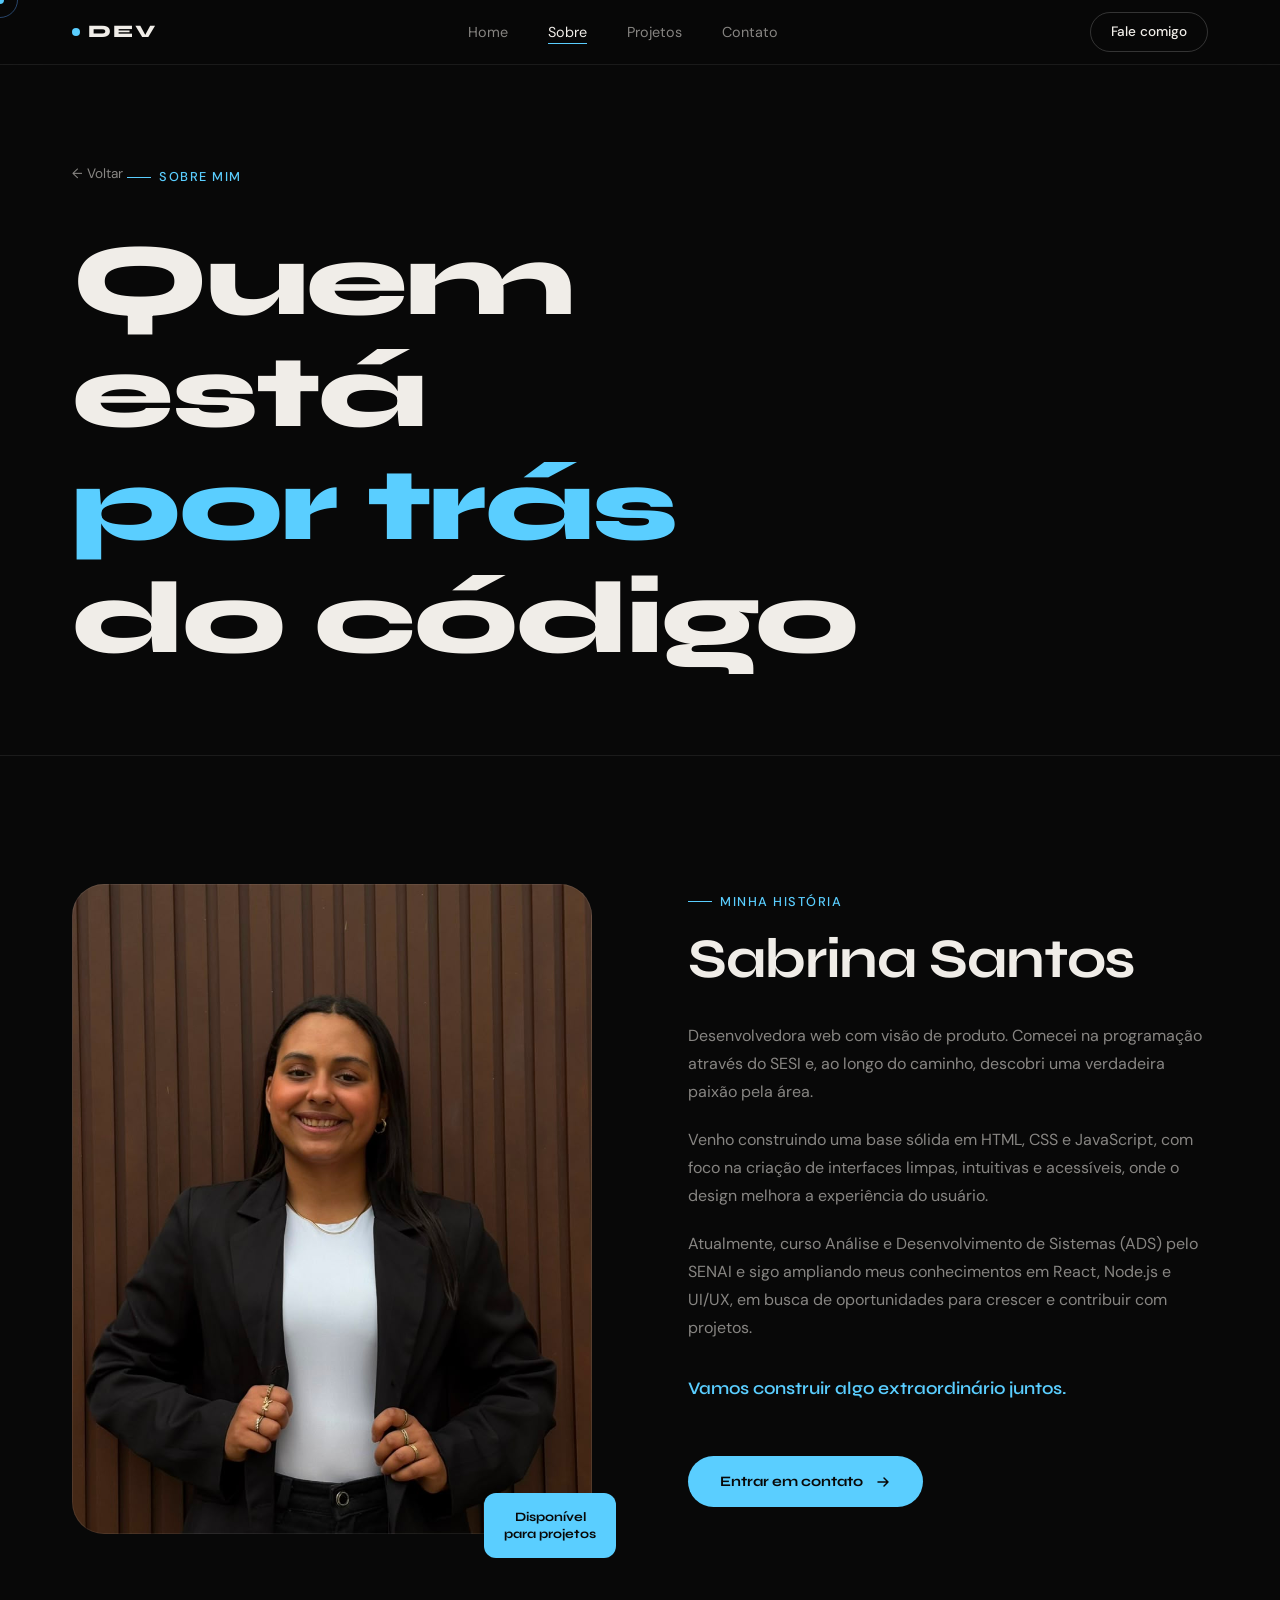
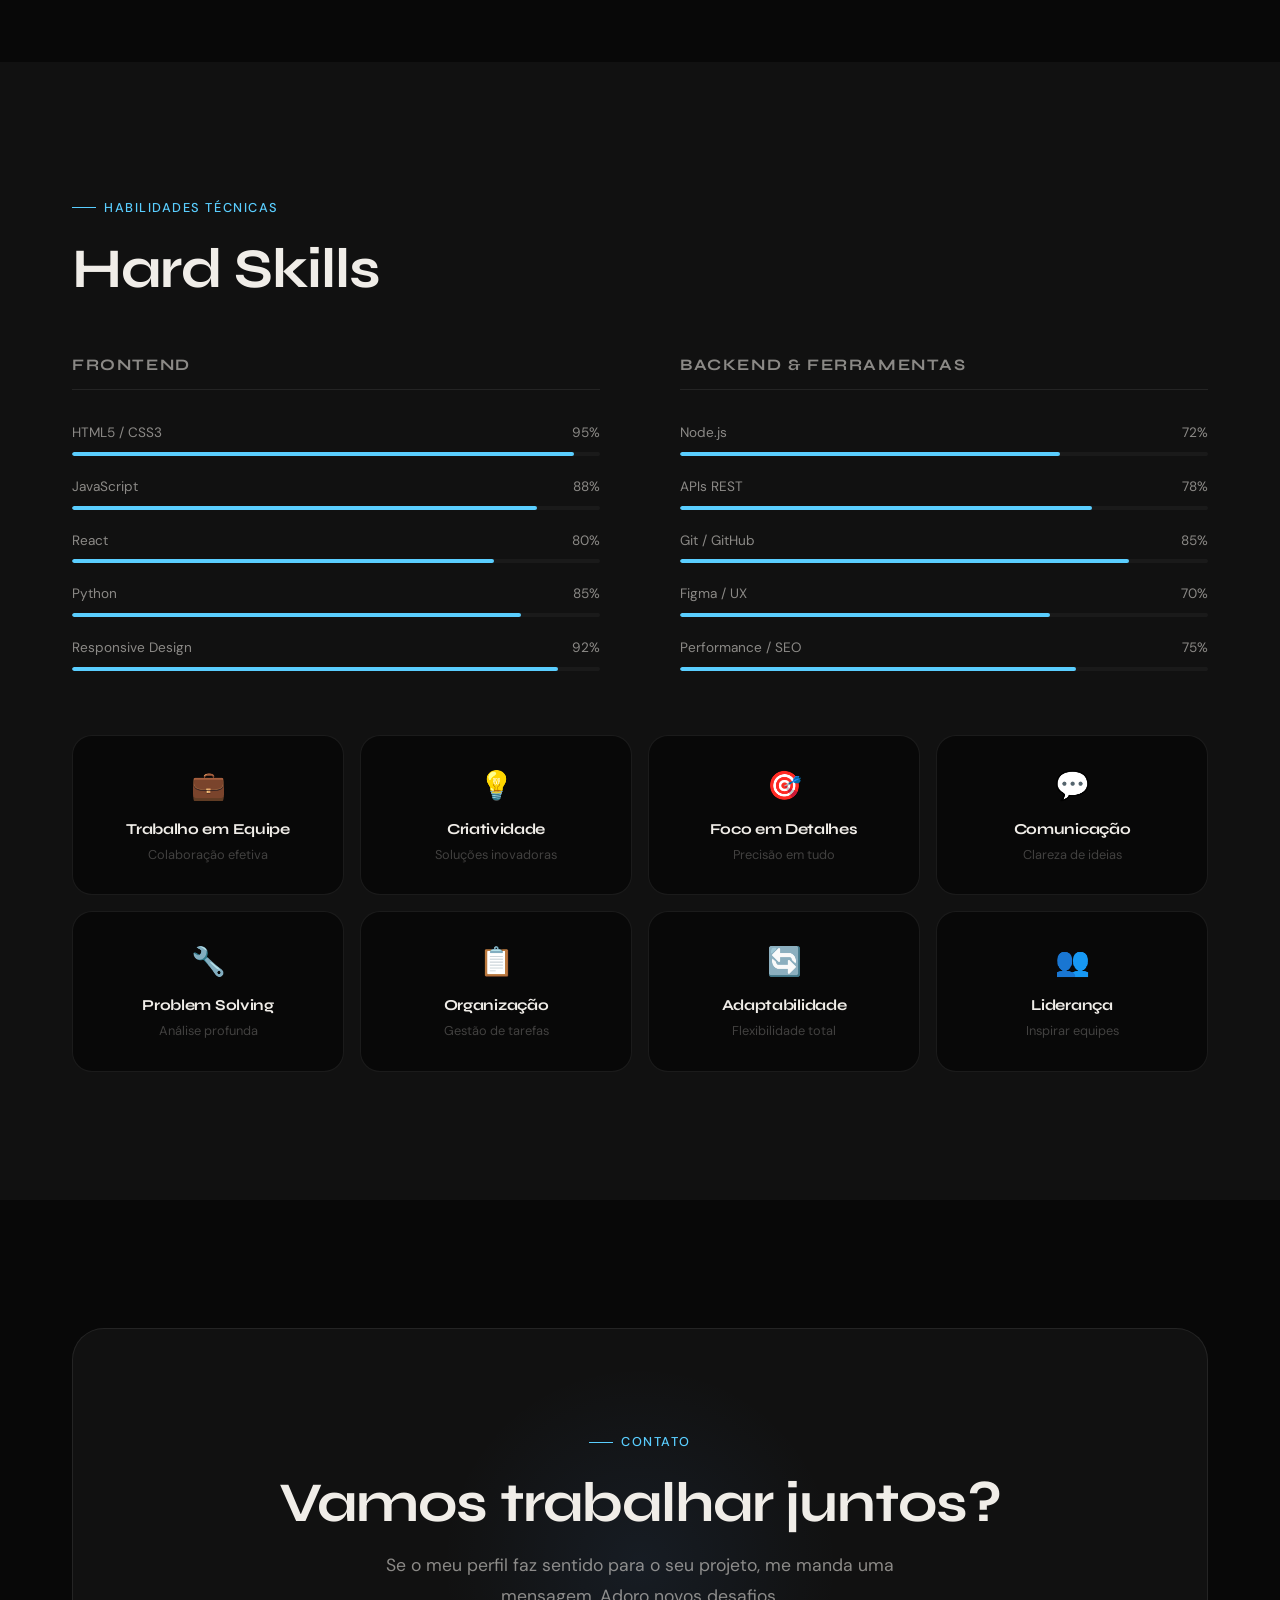
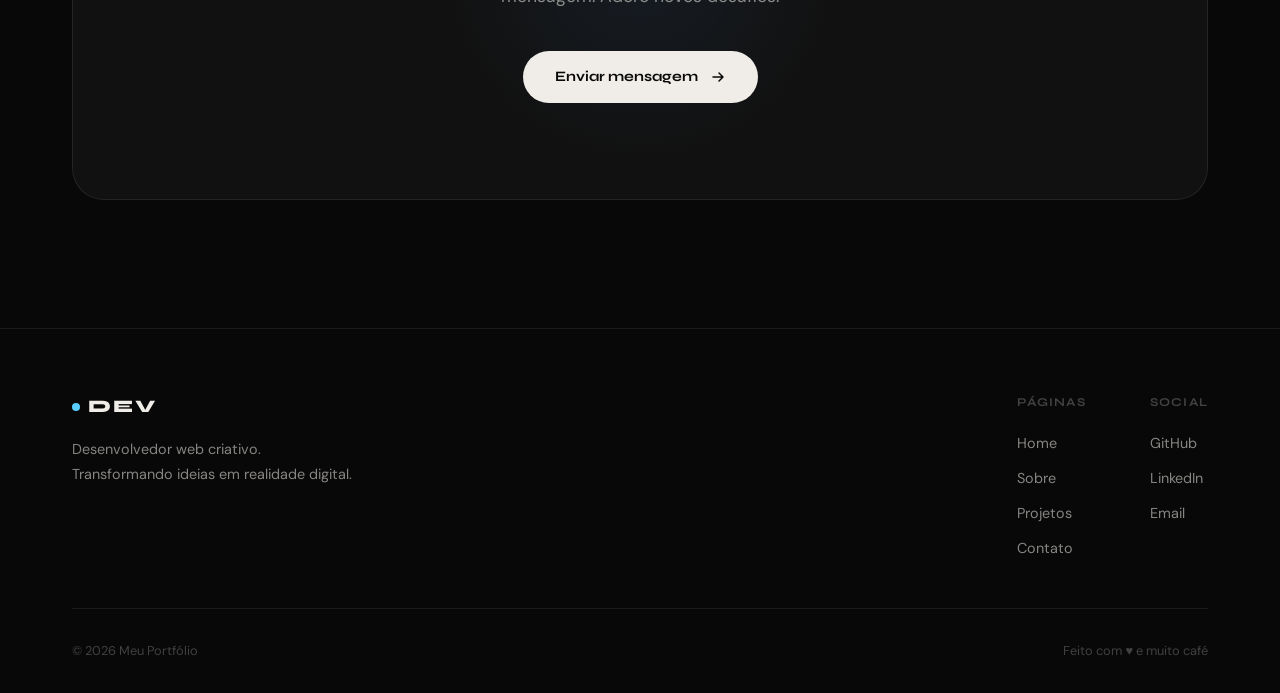
<file: sobre.html>
<!DOCTYPE html>
<html lang="pt-BR">
<head>
    <meta charset="UTF-8">
    <meta name="viewport" content="width=device-width, initial-scale=1.0">
    <meta name="color-scheme" content="light only">
    <meta name="theme-color" content="#fffbf1">
    <title>Sobre — Portfólio</title>
    <link rel="preconnect" href="https://fonts.googleapis.com">
    <link rel="preconnect" href="https://fonts.gstatic.com" crossorigin>
    <link href="https://fonts.googleapis.com/css2?family=Syne:wght@400;600;700;800&family=DM+Sans:ital,wght@0,300;0,400;0,500;1,300&display=swap" rel="stylesheet">
    <link rel="stylesheet" href="styles.css">
</head>
<body>

    <div class="cursor" id="cursor"></div>
    <div class="cursor-follower" id="cursorFollower"></div>

    <nav class="navbar" id="navbar">
        <div class="nav-inner">
            <a href="index.html" class="logo">
                <span class="logo-dot"></span><span>DEV</span>
            </a>
            <ul class="nav-links">
                <li><a href="index.html" class="nav-link">Home</a></li>
                <li><a href="sobre.html" class="nav-link active">Sobre</a></li>
                <li><a href="projetos.html" class="nav-link">Projetos</a></li>
                <li><a href="contato.html" class="nav-link">Contato</a></li>
            </ul>
            <a href="contato.html" class="nav-cta">Fale comigo</a>
            <button class="hamburger" id="hamburger"><span></span><span></span></button>
        </div>
        <div class="mobile-menu" id="mobileMenu">
            <a href="index.html">Home</a>
            <a href="sobre.html">Sobre</a>
            <a href="projetos.html">Projetos</a>
            <a href="contato.html">Contato</a>
        </div>
    </nav>

    <!-- PAGE HERO -->
    <section class="page-hero">
        <div class="container">
            <div class="page-hero-inner">
                <a href="index.html" class="back-btn reveal">← Voltar</a>
                <div class="section-label reveal">Sobre mim</div>
                <h1 class="reveal">Quem está <br><span style="color:var(--accent)">por trás</span><br>do código</h1>
            </div>
        </div>
    </section>

    <!-- BIO -->
    <section class="bio-section section">
        <div class="container">
            <div class="bio-grid">
                <div class="bio-img-wrap reveal">
                    <div class="bio-img" style="background-image: url('/imagens/Minha\ foto.jpeg');"></div>
                    <div class="bio-img-badge">
                        Disponível<br>para projetos
                    </div>
                </div>
                <div class="bio-text">
                    <div class="section-label reveal">Minha história</div>
                    <h2 class="reveal">Sabrina Santos</h2>
                    <div class="reveal">
                        <p>Desenvolvedora web com visão de produto. Comecei na programação através do SESI e, ao longo do caminho, descobri uma verdadeira paixão pela área.</p>
                        <p>Venho construindo uma base sólida em HTML, CSS e JavaScript, com foco na criação de interfaces limpas, intuitivas e acessíveis, onde o design melhora a experiência do usuário.</p>
                        <p>Atualmente, curso Análise e Desenvolvimento de Sistemas (ADS) pelo SENAI e sigo ampliando meus conhecimentos em React, Node.js e UI/UX, em busca de oportunidades para crescer e contribuir com projetos.</p>
                        <p class="bio-highlight">Vamos construir algo extraordinário juntos.</p>
                    </div>
                    <a href="contato.html" class="btn-main reveal" style="margin-top:2rem; display:inline-flex;">
                        <span>Entrar em contato</span>
                        <svg width="16" height="16" viewBox="0 0 16 16" fill="none"><path d="M3 8h10M9 4l4 4-4 4" stroke="currentColor" stroke-width="1.5" stroke-linecap="round" stroke-linejoin="round"/></svg>
                    </a>
                </div>
            </div>
        </div>
    </section>

    <!-- SKILLS TÉCNICAS -->
    <section class="skills-section section">
        <div class="container">
            <div class="section-label reveal">Habilidades técnicas</div>
            <h2 class="reveal" style="margin-bottom:3.5rem">Hard Skills</h2>
            <div class="skills-big-grid">
                <div class="skill-group reveal">
                    <h3>Frontend</h3>
                    <div class="skill-bars">
                        <div class="skill-bar-item">
                            <div class="skill-bar-label"><span>HTML5 / CSS3</span><span>95%</span></div>
                            <div class="skill-bar-track"><div class="skill-bar-fill" data-width="95%"></div></div>
                        </div>
                        <div class="skill-bar-item">
                            <div class="skill-bar-label"><span>JavaScript</span><span>88%</span></div>
                            <div class="skill-bar-track"><div class="skill-bar-fill" data-width="88%"></div></div>
                        </div>
                        <div class="skill-bar-item">
                            <div class="skill-bar-label"><span>React</span><span>80%</span></div>
                            <div class="skill-bar-track"><div class="skill-bar-fill" data-width="80%"></div></div>
                        </div>
                        <div class="skill-bar-item">
                            <div class="skill-bar-label"><span>Python</span><span>85%</span></div>
                            <div class="skill-bar-track"><div class="skill-bar-fill" data-width="85%"></div></div>
                        </div>
                        <div class="skill-bar-item">
                            <div class="skill-bar-label"><span>Responsive Design</span><span>92%</span></div>
                            <div class="skill-bar-track"><div class="skill-bar-fill" data-width="92%"></div></div>
                        </div>
                    </div>
                </div>
                <div class="skill-group reveal">
                    <h3>Backend & Ferramentas</h3>
                    <div class="skill-bars">
                        <div class="skill-bar-item">
                            <div class="skill-bar-label"><span>Node.js</span><span>72%</span></div>
                            <div class="skill-bar-track"><div class="skill-bar-fill" data-width="72%"></div></div>
                        </div>
                        <div class="skill-bar-item">
                            <div class="skill-bar-label"><span>APIs REST</span><span>78%</span></div>
                            <div class="skill-bar-track"><div class="skill-bar-fill" data-width="78%"></div></div>
                        </div>
                        <div class="skill-bar-item">
                            <div class="skill-bar-label"><span>Git / GitHub</span><span>85%</span></div>
                            <div class="skill-bar-track"><div class="skill-bar-fill" data-width="85%"></div></div>
                        </div>
                        <div class="skill-bar-item">
                            <div class="skill-bar-label"><span>Figma / UX</span><span>70%</span></div>
                            <div class="skill-bar-track"><div class="skill-bar-fill" data-width="70%"></div></div>
                        </div>
                        <div class="skill-bar-item">
                            <div class="skill-bar-label"><span>Performance / SEO</span><span>75%</span></div>
                            <div class="skill-bar-track"><div class="skill-bar-fill" data-width="75%"></div></div>
                        </div>
                    </div>
                </div>
            </div>

            <!-- SOFT SKILLS -->
            <div class="soft-grid">
                <div class="soft-card reveal">
                    <div class="soft-icon">💼</div>
                    <h3>Trabalho em Equipe</h3>
                    <p>Colaboração efetiva</p>
                </div>
                <div class="soft-card reveal">
                    <div class="soft-icon">💡</div>
                    <h3>Criatividade</h3>
                    <p>Soluções inovadoras</p>
                </div>
                <div class="soft-card reveal">
                    <div class="soft-icon">🎯</div>
                    <h3>Foco em Detalhes</h3>
                    <p>Precisão em tudo</p>
                </div>
                <div class="soft-card reveal">
                    <div class="soft-icon">💬</div>
                    <h3>Comunicação</h3>
                    <p>Clareza de ideias</p>
                </div>
                <div class="soft-card reveal">
                    <div class="soft-icon">🔧</div>
                    <h3>Problem Solving</h3>
                    <p>Análise profunda</p>
                </div>
                <div class="soft-card reveal">
                    <div class="soft-icon">📋</div>
                    <h3>Organização</h3>
                    <p>Gestão de tarefas</p>
                </div>
                <div class="soft-card reveal">
                    <div class="soft-icon">🔄</div>
                    <h3>Adaptabilidade</h3>
                    <p>Flexibilidade total</p>
                </div>
                <div class="soft-card reveal">
                    <div class="soft-icon">👥</div>
                    <h3>Liderança</h3>
                    <p>Inspirar equipes</p>
                </div>
            </div>
        </div>
    </section>

    <!-- CTA -->
    <section class="cta-final section">
        <div class="container">
            <div class="cta-box reveal">
                <div class="cta-bg-blur"></div>
                <div class="cta-content">
                    <span class="section-label">Contato</span>
                    <h2>Vamos trabalhar juntos?</h2>
                    <p>Se o meu perfil faz sentido para o seu projeto, me manda uma mensagem. Adoro novos desafios.</p>
                    <a href="contato.html" class="btn-main btn-main--light">
                        <span>Enviar mensagem</span>
                        <svg width="16" height="16" viewBox="0 0 16 16" fill="none"><path d="M3 8h10M9 4l4 4-4 4" stroke="currentColor" stroke-width="1.5" stroke-linecap="round" stroke-linejoin="round"/></svg>
                    </a>
                </div>
            </div>
        </div>
    </section>

    <footer class="footer">
        <div class="container">
            <div class="footer-inner">
                <div class="footer-brand">
                    <a href="index.html" class="logo"><span class="logo-dot"></span>DEV</a>
                    <p>Desenvolvedor web criativo.<br>Transformando ideias em realidade digital.</p>
                </div>
                <div class="footer-links">
                    <div class="footer-col">
                        <span class="footer-col-title">Páginas</span>
                        <a href="index.html">Home</a>
                        <a href="sobre.html">Sobre</a>
                        <a href="projetos.html">Projetos</a>
                        <a href="contato.html">Contato</a>
                    </div>
                    <div class="footer-col">
                        <span class="footer-col-title">Social</span>
                        <a href="https://github.com/sasasantos" target="_blank">GitHub</a>
                        <a href="https://www.linkedin.com/in/sabrina-santos-de-oliveira-33b5073b0/" target="_blank">LinkedIn</a>
                        <a href="mailto:Sabrinasantosoliveira82@gmail.com" target="_blank">Email</a>
                    </div>
                </div>
            </div>
            <div class="footer-bottom">
                <span>© 2026 Meu Portfólio</span>
                <span>Feito com ♥ e muito café</span>
            </div>
        </div>
    </footer>

    <script src="script.js"></script>
</body>
</html>
</file>
<file: styles.css>
/* ================================================
   PORTFÓLIO — DESIGN SYSTEM
   Aesthetic: Dark Editorial / Modern Tech
   Fonts: Syne (display) + DM Sans (body)
   ================================================ */

*, *::before, *::after { margin:0; padding:0; box-sizing:border-box; }
html {
    color-scheme: only light
}

:root {
    --bg:        #080808;
    --surface:   #111111;
    --surface2:  #1a1a1a;
    --border:    rgba(255,255,255,0.08);
    --border-h:  rgba(255,255,255,0.18);

    --fg:        #f0ede8;
    --fg-muted:  rgba(240,237,232,0.55);
    --fg-faint:  rgba(240,237,232,0.25);

    --accent:    #5aceff;       /* electric lime */
    --accent2:   #356bff;       /* orange spark */

    --r:         0.75rem;
    --r-lg:      1.25rem;
    --r-xl:      2rem;

    --ease:      cubic-bezier(0.16, 1, 0.3, 1);
}

html { scroll-behavior: smooth; }

body {
    font-family: 'DM Sans', sans-serif;
    background: var(--bg);
    color: var(--fg);
    line-height: 1.6;
    cursor: none;
    overflow-x: hidden;
}

/* ── CUSTOM CURSOR ── */
.cursor {
    position: fixed; top:0; left:0; z-index:9999;
    width:8px; height:8px;
    background: var(--accent);
    border-radius: 50%;
    pointer-events: none;
    transform: translate(-50%, -50%);
    transition: transform .1s var(--ease);
    mix-blend-mode: difference;
}
.cursor-follower {
    position: fixed; top:0; left:0; z-index:9998;
    width:36px; height:36px;
    border: 1.5px solid rgba(90, 162, 255, 0.4);
    border-radius: 50%;
    pointer-events: none;
    transform: translate(-50%, -50%);
    transition: transform .18s var(--ease), width .3s var(--ease), height .3s var(--ease), opacity .3s;
}
body:has(a:hover) .cursor-follower,
body:has(button:hover) .cursor-follower {
    width: 60px; height: 60px;
    border-color: var(--accent);
}

/* ── TYPOGRAPHY ── */
h1,h2,h3,h4 {
    font-family: 'Syne', sans-serif;
    font-weight: 700;
    color: var(--fg);
    line-height: 1.1;
    letter-spacing: -0.02em;
}
h1 { font-size: clamp(3rem, 8vw, 7rem); font-weight: 800; }
h2 { font-size: clamp(2rem, 5vw, 3.5rem); }
h3 { font-size: clamp(1.2rem, 2.5vw, 1.6rem); font-weight: 700; }
p  { color: var(--fg-muted); line-height: 1.75; }
a  { text-decoration: none; color: inherit; }

/* ── LAYOUT ── */
.container { max-width: 1200px; margin: 0 auto; padding: 0 2rem; }
.section    { padding: 8rem 0; }

/* ── SECTION LABEL ── */
.section-label {
    display: inline-flex; align-items: center; gap: .5rem;
    font-family: 'DM Sans', sans-serif;
    font-size: .8rem; font-weight: 500;
    letter-spacing: .12em; text-transform: uppercase;
    color: var(--accent);
    margin-bottom: 1.25rem;
}
.section-label::before {
    content: '';
    display: inline-block;
    width: 1.5rem; height: 1px;
    background: var(--accent);
}

/* ── NAVBAR ── */
.navbar {
    position: fixed; top:0; left:0; right:0; z-index: 100;
    background: rgba(8,8,8,0.85);
    backdrop-filter: blur(20px);
    border-bottom: 1px solid var(--border);
    transition: background .3s;
}
.nav-inner {
    max-width: 1200px; margin: 0 auto; padding: 0 2rem;
    display: flex; align-items: center; justify-content: space-between;
    height: 4rem;
}
.logo {
    font-family: 'Syne', sans-serif;
    font-size: 1.1rem; font-weight: 800;
    letter-spacing: .1em;
    display: flex; align-items: center; gap: .5rem;
    color: var(--fg);
}
.logo-dot {
    width: 8px; height: 8px;
    background: var(--accent);
    border-radius: 50%;
    display: inline-block;
}
.nav-links {
    display: flex; list-style: none; gap: 2.5rem;
}
.nav-link {
    font-size: .9rem; font-weight: 400;
    color: var(--fg-muted);
    position: relative; transition: color .3s;
}
.nav-link::after {
    content: '';
    position: absolute; bottom: -3px; left:0; right:0;
    height: 1px; background: var(--accent);
    transform: scaleX(0); transform-origin: right;
    transition: transform .3s var(--ease);
}
.nav-link:hover, .nav-link.active { color: var(--fg); }
.nav-link:hover::after, .nav-link.active::after {
    transform: scaleX(1); transform-origin: left;
}
.nav-cta {
    font-size: .85rem; font-weight: 500;
    padding: .5rem 1.25rem;
    border: 1px solid var(--border-h);
    border-radius: 999px;
    color: var(--fg);
    transition: all .3s var(--ease);
}
.nav-cta:hover {
    background: var(--accent); color: var(--bg);
    border-color: var(--accent);
}
.hamburger {
    display: none; flex-direction: column; gap: 5px;
    background: none; border: none; cursor: none; padding: .25rem;
}
.hamburger span {
    display: block; width: 22px; height: 1.5px;
    background: var(--fg); border-radius: 2px;
    transition: all .3s var(--ease);
}
.mobile-menu {
    display: none; flex-direction: column; gap: 0;
    border-top: 1px solid var(--border);
    padding: 1rem 2rem;
}
.mobile-menu a {
    padding: .85rem 0;
    border-bottom: 1px solid var(--border);
    font-family: 'Syne', sans-serif;
    font-size: 1.1rem;
    color: var(--fg-muted);
    transition: color .2s;
}
.mobile-menu a:hover { color: var(--accent); }
.mobile-menu.open { display: flex; }

@media (max-width: 768px) {
    .nav-links, .nav-cta { display: none; }
    .hamburger { display: flex; }
}

/* ── HERO ── */
.hero {
    min-height: 100vh;
    display: flex; align-items: center;
    padding: 8rem 2rem 4rem;
    position: relative;
    overflow: hidden;
    max-width: 1200px; margin: 0 auto;
}
.hero-bg {
    position: fixed; inset: 0; z-index: -1; overflow: hidden;
}
.grid-lines {
    position: absolute; inset: 0;
    background-image:
        linear-gradient(rgba(255,255,255,0.025) 1px, transparent 1px),
        linear-gradient(90deg, rgba(255,255,255,0.025) 1px, transparent 1px);
    background-size: 80px 80px;
}
.blob {
    position: absolute;
    border-radius: 50%;
    filter: blur(100px);
    animation: blobMove 12s ease-in-out infinite;
}
.blob-1 {
    width: 600px; height: 600px;
    background: rgba(232,255,90,0.06);
    top: -200px; right: -100px;
    animation-delay: 0s;
}
.blob-2 {
    width: 500px; height: 500px;
    background: rgba(255,107,53,0.05);
    bottom: -100px; left: -50px;
    animation-delay: -6s;
}
@keyframes blobMove {
    0%,100% { transform: translate(0,0) scale(1); }
    33%      { transform: translate(40px,-30px) scale(1.05); }
    66%      { transform: translate(-20px,20px) scale(.97); }
}
.noise-overlay {
    position: absolute; inset: 0;
    background-image: url("data:image/svg+xml,%3Csvg viewBox='0 0 256 256' xmlns='http://www.w3.org/2000/svg'%3E%3Cfilter id='noise'%3E%3CfeTurbulence type='fractalNoise' baseFrequency='0.9' numOctaves='4' stitchTiles='stitch'/%3E%3C/filter%3E%3Crect width='100%25' height='100%25' filter='url(%23noise)' opacity='0.04'/%3E%3C/svg%3E");
    pointer-events: none; opacity: .4;
}

.hero-content {
    max-width: 900px; z-index: 1;
}
.hero-tag {
    display: inline-flex; align-items: center; gap: .6rem;
    font-size: .8rem; letter-spacing: .08em; text-transform: uppercase;
    color: var(--fg-muted);
    border: 1px solid var(--border-h);
    padding: .5rem 1rem; border-radius: 999px;
    margin-bottom: 2.5rem;
}
.tag-dot {
    width: 6px; height: 6px;
    background: var(--accent); border-radius: 50%;
    animation: pulse 2s ease-in-out infinite;
}
@keyframes pulse {
    0%,100% { opacity:1; transform:scale(1); }
    50%      { opacity:.4; transform:scale(.7); }
}
.hero-title {
    display: flex; flex-direction: column;
    gap: .1em;
    margin-bottom: 2rem;
}
.hero-title .line { display: block; overflow: hidden; }
.accent-line { color: var(--accent); }
.hero-desc {
    font-size: clamp(1rem, 2vw, 1.2rem);
    color: var(--fg-muted);
    margin-bottom: 3rem;
    line-height: 1.8;
}
.hero-actions {
    display: flex; gap: 1rem; flex-wrap: wrap;
    margin-bottom: 4rem;
}
.hero-stats {
    display: flex; align-items: center; gap: 2rem;
}
.stat { text-align: center; }
.stat-n {
    display: block;
    font-family: 'Syne', sans-serif;
    font-size: 1.75rem; font-weight: 800;
    color: var(--fg);
}
.stat-l {
    font-size: .75rem; color: var(--fg-faint);
    text-transform: uppercase; letter-spacing: .08em;
}
.stat-div { width: 1px; height: 2.5rem; background: var(--border-h); }

.hero-scroll {
    position: absolute; bottom: 3rem; right: 2rem;
    display: flex; flex-direction: column; align-items: center; gap: .75rem;
    color: var(--fg-faint); font-size: .7rem; letter-spacing: .12em;
    text-transform: uppercase;
}
.scroll-line {
    width: 1px; height: 4rem;
    background: linear-gradient(to bottom, var(--fg-faint), transparent);
    animation: scrollAnim 2s ease-in-out infinite;
}
@keyframes scrollAnim {
    0%   { transform: scaleY(0); transform-origin: top; }
    50%  { transform: scaleY(1); transform-origin: top; }
    51%  { transform: scaleY(1); transform-origin: bottom; }
    100% { transform: scaleY(0); transform-origin: bottom; }
}

/* ── BUTTONS ── */
.btn-main {
    display: inline-flex; align-items: center; gap: .75rem;
    padding: .875rem 2rem;
    background: var(--accent);
    color: var(--bg);
    font-family: 'Syne', sans-serif;
    font-size: .9rem; font-weight: 700;
    border-radius: 999px;
    transition: all .3s var(--ease);
    position: relative; overflow: hidden;
}
.btn-main::before {
    content: '';
    position: absolute; inset: 0;
    background: rgba(0,0,0,0.15);
    transform: scaleX(0); transform-origin: left;
    transition: transform .3s var(--ease);
}
.btn-main:hover::before { transform: scaleX(1); }
.btn-main:hover { transform: translateY(-2px); box-shadow: 0 12px 40px rgba(232,255,90,0.25); }
.btn-main svg { transition: transform .3s var(--ease); }
.btn-main:hover svg { transform: translateX(4px); }

.btn-main--light {
    background: var(--fg);
    color: var(--bg);
}
.btn-main--light:hover { box-shadow: 0 12px 40px rgba(240,237,232,0.2); }

.btn-ghost {
    display: inline-flex; align-items: center; gap: .75rem;
    padding: .875rem 2rem;
    border: 1px solid var(--border-h);
    color: var(--fg);
    font-size: .9rem; font-weight: 500;
    border-radius: 999px;
    transition: all .3s var(--ease);
}
.btn-ghost:hover {
    background: var(--surface); border-color: var(--fg-muted);
    transform: translateY(-2px);
}

.link-arrow {
    display: inline-flex; align-items: center; gap: .5rem;
    font-size: .9rem; font-weight: 500;
    color: var(--fg);
    border-bottom: 1px solid var(--border-h);
    padding-bottom: .25rem;
    transition: all .3s var(--ease);
}
.link-arrow:hover { color: var(--accent); border-color: var(--accent); gap: .75rem; }

/* ── MARQUEE ── */
.marquee-section {
    border-top: 1px solid var(--border);
    border-bottom: 1px solid var(--border);
    overflow: hidden;
    padding: 1.25rem 0;
    background: var(--surface);
}
.marquee-track { overflow: hidden; }
.marquee-inner {
    display: flex; align-items: center; gap: 2.5rem;
    width: max-content;
    animation: marquee 25s linear infinite;
    font-family: 'Syne', sans-serif;
    font-size: .85rem; font-weight: 600;
    letter-spacing: .08em; text-transform: uppercase;
    color: var(--fg-muted);
}
.marquee-inner:hover { animation-play-state: paused; }
.sep { color: var(--accent); font-size: .6rem; }
@keyframes marquee {
    from { transform: translateX(0); }
    to   { transform: translateX(-50%); }
}

/* ── ABOUT SNAP ── */
.about-snap { background: var(--bg); }
.about-snap-grid {
    display: grid; grid-template-columns: 1fr 1fr; gap: 4rem;
    margin-bottom: 5rem;
    align-items: end;
}
.about-snap-left h2 { margin-top: 0; }
.about-snap-right p {
    font-size: 1.1rem; margin-bottom: 2rem;
}
.pillars {
    display: grid; grid-template-columns: repeat(3,1fr); gap: 1.5rem;
}
.pillar {
    background: var(--surface);
    border: 1px solid var(--border);
    border-radius: var(--r-lg);
    padding: 2rem;
    transition: all .4s var(--ease);
    position: relative; overflow: hidden;
}
.pillar::before {
    content: '';
    position: absolute; inset: 0;
    background: linear-gradient(135deg, rgba(232,255,90,0.05), transparent);
    opacity: 0; transition: opacity .3s;
}
.pillar:hover { border-color: var(--border-h); transform: translateY(-4px); }
.pillar:hover::before { opacity: 1; }
.pillar-num {
    font-family: 'Syne', sans-serif;
    font-size: .75rem; font-weight: 700;
    color: var(--accent); letter-spacing: .1em;
    margin-bottom: 1.25rem;
}
.pillar h3 { font-size: 1.1rem; margin-bottom: .75rem; }
.pillar p  { font-size: .9rem; color: var(--fg-muted); }

/* ── FEATURED PROJECTS ── */
.featured-projects { background: var(--bg); }
.section-header { margin-bottom: 3.5rem; }
.proj-grid {
    display: grid;
    grid-template-columns: repeat(3, minmax(0, 1fr));
    grid-template-rows: auto;
    gap: 1.5rem;
}
.proj-card {
    border: 1px solid var(--border);
    border-radius: var(--r-xl);
    overflow: hidden;
    background: var(--surface);
    transition: all .4s var(--ease);
    display: flex;
    flex-direction: column;
    position: relative;
    height: 610px;
    min-height: 610px;
}
.proj-card:hover { border-color: var(--border-h); transform: translateY(-6px); box-shadow: 0 24px 60px rgba(0,0,0,0.4); }
.proj-card--large { grid-row: span 1; }
.proj-card-img {
    height: 260px; position: relative;
    transition: transform .5s var(--ease);
    overflow: hidden;
}
.proj-card:hover .proj-card-img { transform: scale(1.03); }
.proj-card-overlay1 {
    position: absolute; inset: 0;
    background-image: url("/imagens/doceria.jpg");
    background-size: cover;
    background-position: center;
}
.proj-card-overlay2 {
    position: absolute; inset: 0;
    background-image: url("/imagens/livraria.png");
    background-size: cover;
    background-position: center;
}
.proj-card-overlay3 {
    position: absolute; inset: 0;
    background-image: url("/imagens/veterinaria.png");
    background-size: cover;
    background-position: center;
}
.proj-num {
    position: absolute; top: 1.25rem; left: 1.25rem;
    font-family: 'Syne', sans-serif;
    font-size: .75rem; font-weight: 700; letter-spacing: .1em;
    color:rgba(90, 162, 255, 0.4);
}
.proj-card-info {
    padding: 1.75rem;
    display: flex;
    flex-direction: column;
    flex: 1 1 auto;
    min-height: 0;
}
.proj-tags {
    display: flex; flex-wrap: wrap; gap: .5rem;
    margin-bottom: 1rem;
}
.proj-tags span {
    font-size: .72rem; font-weight: 500;
    letter-spacing: .06em; text-transform: uppercase;
    color: var(--accent);
    background: rgba(232,255,90,0.08);
    padding: .3rem .75rem; border-radius: 999px;
}
.proj-card h3 { font-size: 1.15rem; margin-bottom: .5rem; }
.proj-card p {
    font-size: .95rem;
    line-height: 1.7;
    color: var(--fg-muted);
    margin-bottom: 1.25rem;
    display: block;
    height: auto;
    max-height: none;
    min-height: 0;
    overflow: visible;
    text-overflow: clip;
    white-space: normal;
}
.proj-link {
    margin-top: auto;
    padding-top: 1.5rem;
    flex-shrink: 0;
    font-size: .82rem;
    font-weight: 500;
    color: var(--fg-faint);
    transition: color .3s;
}
.proj-card:hover .proj-link { color: var(--accent); }
.section-cta { margin-top: 3rem; text-align: center; }

/* ── CTA FINAL ── */
.cta-final { background: var(--bg); }
.cta-box {
    background: var(--surface);
    border: 1px solid var(--border);
    border-radius: var(--r-xl);
    padding: 6rem 4rem;
    text-align: center;
    position: relative; overflow: hidden;
}
.cta-bg-blur {
    position: absolute;
    width: 400px; height: 400px;
    background: radial-gradient(circle, rgba(90, 162, 255, 0.08) 0%, transparent 70%);
    top: 50%; left: 50%; transform: translate(-50%,-50%);
    border-radius: 50%;
    pointer-events: none;
}
.cta-content { position: relative; z-index: 1; }
.cta-content h2 { margin-bottom: 1rem; }
.cta-content p  { font-size: 1.1rem; margin-bottom: 2.5rem; max-width: 36rem; margin-left: auto; margin-right: auto; }

/* ── FOOTER ── */
.footer {
    border-top: 1px solid var(--border);
    padding: 4rem 0 2rem;
    background: var(--bg);
}
.footer-inner {
    display: flex; justify-content: space-between; gap: 4rem;
    margin-bottom: 3rem;
}
.footer-brand .logo { margin-bottom: 1rem; }
.footer-brand p { font-size: .9rem; max-width: 20rem; }
.footer-links { display: flex; gap: 4rem; }
.footer-col { display: flex; flex-direction: column; gap: .75rem; }
.footer-col-title {
    font-family: 'Syne', sans-serif;
    font-size: .75rem; font-weight: 700;
    letter-spacing: .1em; text-transform: uppercase;
    color: var(--fg-faint); margin-bottom: .5rem;
}
.footer-col a { font-size: .9rem; color: var(--fg-muted); transition: color .2s; }
.footer-col a:hover { color: var(--fg); }
.footer-bottom {
    display: flex; justify-content: space-between;
    padding-top: 2rem;
    border-top: 1px solid var(--border);
    font-size: .8rem; color: var(--fg-faint);
}

/* ── ANIMATIONS / REVEAL ── */
.reveal {
    opacity: 0; transform: translateY(28px);
    transition: opacity .7s var(--ease), transform .7s var(--ease);
}
.reveal.visible { opacity: 1; transform: translateY(0); }

/* ── RESPONSIVE ── */
@media (max-width: 1024px) {
    .proj-grid { grid-template-columns: 1fr 1fr; }
    .proj-card--large { grid-column: span 2; }
    .about-snap-grid { grid-template-columns: 1fr; gap: 2rem; }
    .pillars { grid-template-columns: 1fr 1fr; }
}
@media (max-width: 768px) {
    .section { padding: 5rem 0; }
    .proj-grid { grid-template-columns: 1fr; }
    .proj-card--large { grid-column: span 1; }
    .pillars { grid-template-columns: 1fr; }
    .hero-stats { gap: 1.25rem; }
    .footer-inner { flex-direction: column; gap: 2.5rem; }
    .footer-links { gap: 2rem; }
    .cta-box { padding: 3.5rem 2rem; }
    .footer-bottom { flex-direction: column; gap: .5rem; text-align: center; }
}

/* ══════════════════════════════════════
   SOBRE PAGE
══════════════════════════════════════ */
.page-hero {
    padding: 10rem 0 5rem;
    border-bottom: 1px solid var(--border);
}
.page-hero-inner { max-width: 800px; }
.back-btn {
    display: inline-flex; align-items: center; gap: .5rem;
    font-size: .85rem; color: var(--fg-muted);
    margin-bottom: 2.5rem;
    transition: all .3s;
}
.back-btn:hover { color: var(--accent); gap: .75rem; }

.bio-section { background: var(--bg); }
.bio-grid {
    display: grid; grid-template-columns: 1fr 1fr; gap: 6rem;
    align-items: start;
}
.bio-img-wrap {
    position: relative;
}
.bio-img {
    width: 100%; aspect-ratio: 4/5;
    border-radius: var(--r-xl);
    background-size: cover; background-position: center;
    border: 1px solid var(--border);
}
.bio-img-badge {
    position: absolute; bottom: -1.5rem; right: -1.5rem;
    background: var(--accent);
    color: var(--bg);
    font-family: 'Syne', sans-serif;
    font-size: .8rem; font-weight: 700;
    padding: 1rem 1.25rem;
    border-radius: var(--r);
    text-align: center;
    line-height: 1.3;
}
.bio-text .section-label { margin-bottom: 1rem; }
.bio-text h2 { margin-bottom: 2rem; }
.bio-text p  { font-size: 1rem; margin-bottom: 1.25rem; }
.bio-highlight {
    font-family: 'Syne', sans-serif;
    font-size: 1.1rem !important;
    color: var(--accent) !important;
    font-weight: 600 !important;
    margin-top: 2rem !important;
}

.skills-section { background: var(--surface); }
.skills-big-grid {
    display: grid; grid-template-columns: 1fr 1fr; gap: 5rem;
}
.skill-group h3 {
    font-size: 1rem; color: var(--fg-muted);
    text-transform: uppercase; letter-spacing: .1em;
    margin-bottom: 2rem;
    padding-bottom: 1rem;
    border-bottom: 1px solid var(--border);
}
.skill-bars { display: flex; flex-direction: column; gap: 1.25rem; }
.skill-bar-item {}
.skill-bar-label {
    display: flex; justify-content: space-between;
    font-size: .85rem; margin-bottom: .5rem;
    color: var(--fg-muted);
}
.skill-bar-track {
    height: 4px; background: var(--surface2);
    border-radius: 999px; overflow: hidden;
}
.skill-bar-fill {
    height: 100%; background: var(--accent);
    border-radius: 999px;
    width: 0;
    transition: width 1.2s var(--ease);
}
.skill-bar-fill.animated { }

.soft-grid {
    display: grid; grid-template-columns: repeat(4,1fr); gap: 1rem;
    margin-top: 4rem;
}
.soft-card {
    background: var(--bg);
    border: 1px solid var(--border);
    border-radius: var(--r-lg);
    padding: 1.75rem 1.25rem;
    text-align: center;
    transition: all .3s var(--ease);
}
.soft-card:hover { border-color: var(--accent); transform: translateY(-4px); }
.soft-icon { font-size: 1.75rem; margin-bottom: .75rem; }
.soft-card h3 { font-size: .95rem; margin-bottom: .4rem; }
.soft-card p  { font-size: .8rem; color: var(--fg-faint); }

.tags-section { background: var(--bg); }
.tags-cloud { display: flex; flex-wrap: wrap; gap: .75rem; margin-top: 3rem; }
.tag-chip {
    padding: .6rem 1.25rem;
    border: 1px solid var(--border);
    border-radius: 999px;
    font-size: .85rem; color: var(--fg-muted);
    transition: all .25s;
}
.tag-chip:hover { border-color: var(--accent); color: var(--accent); }

/* ══════════════════════════════════════
   PROJETOS PAGE
══════════════════════════════════════ */
.projects-section { background: var(--bg); }
.proj-big-grid {
    display: grid; grid-template-columns: 1fr 1fr; gap: 2rem;
}
.proj-big-card {
    background: var(--surface);
    border: 1px solid var(--border);
    border-radius: var(--r-xl);
    overflow: hidden;
    transition: all .4s var(--ease);
}
.proj-big-card:hover { border-color: var(--border-h); transform: translateY(-6px); box-shadow: 0 24px 60px rgba(0,0,0,.5); }
.proj-big-img {
    height: 280px; position: relative; overflow: hidden;
}
.proj-big-img-inner1 {
    background-image: url("/imagens/sweet-house.png");
    background-size: cover;
    background-position: center;
    width: 100%; height: 100%;
    transition: transform .5s var(--ease);
}
.proj-big-img-inner2 {
    background-image: url("/imagens/lumos.png");
    background-size: cover;
    background-position: center;
    width: 100%; height: 100%;
    transition: transform .5s var(--ease);
}
.proj-big-img-inner3 {
    background-image: url("/imagens/pata-amiga.png");
    background-size: cover;
    background-position: center;
    width: 100%; height: 100%;
    transition: transform .5s var(--ease);
}
.proj-big-img-inner4 {
    background-image: url("/imagens/harry_potter.png");
    background-size: cover;
    background-position: center;
    width: 100%; height: 100%;
    transition: transform .5s var(--ease);
}
.proj-big-img-inner5 {
    background-image: url("/imagens/receita.png");
    background-size: cover;
    background-position: center;
    width: 100%; height: 100%;
    transition: transform .5s var(--ease);
}
.proj-big-img-inner6 {
    background-image: url("/imagens/formula1.png");
    background-size: cover;
    background-position: center;
    width: 100%; height: 100%;
    transition: transform .5s var(--ease);
}

.proj-big-card:hover .proj-big-img-inner { transform: scale(1.05); }
.proj-big-body { padding: 2rem; }
.proj-big-body h3 { font-size: 1.3rem; margin-bottom: .75rem; }
.proj-big-body p  { font-size: .9rem; margin-bottom: 1.5rem; }
.proj-big-tags { display: flex; flex-wrap: wrap; gap: .5rem; margin-bottom: 1.75rem; }
.proj-big-tags span {
    font-size: .72rem; font-weight: 500; letter-spacing: .06em; text-transform: uppercase;
    color: var(--accent);
    background: rgba(232,255,90,.07);
    padding: .3rem .75rem; border-radius: 999px;
}
.proj-big-links {
    display: flex; gap: .75rem;
    padding-top: 1.5rem; border-top: 1px solid var(--border);
}
.proj-btn {
    flex: 1; text-align: center;
    padding: .75rem;
    border-radius: var(--r);
    font-size: .85rem; font-weight: 600;
    font-family: 'Syne', sans-serif;
    transition: all .3s var(--ease);
}
.proj-btn-gh {
    background: var(--surface2); color: var(--fg-muted);
    border: 1px solid var(--border);
}
.proj-btn-gh:hover { color: var(--fg); border-color: var(--border-h); }
.proj-btn-demo {
    background: var(--accent); color: var(--bg);
}
.proj-btn-demo:hover { opacity: .85; }

/* ══════════════════════════════════════
   CONTATO PAGE
══════════════════════════════════════ */
.contact-section { background: var(--bg); }
.contact-grid {
    display: grid; grid-template-columns: 1fr 1.2fr; gap: 5rem;
}
.contact-info h2 { margin-bottom: 1rem; }
.contact-info > p { font-size: 1.05rem; margin-bottom: 3rem; }
.contact-items { display: flex; flex-direction: column; gap: 2rem; margin-bottom: 3rem; }
.contact-item {
    display: flex; gap: 1.25rem; align-items: flex-start;
}
.ci-icon {
    width: 3rem; height: 3rem;
    background: var(--surface);
    border: 1px solid var(--border);
    border-radius: var(--r);
    display: flex; align-items: center; justify-content: center;
    font-size: 1.2rem; flex-shrink: 0;
    transition: all .3s;
}
.contact-item:hover .ci-icon { border-color: var(--accent); }
.ci-label {
    font-size: .72rem; font-weight: 600; text-transform: uppercase;
    letter-spacing: .1em; color: var(--fg-faint); margin-bottom: .35rem;
}
.ci-value {
    font-size: .95rem; color: var(--fg-muted); transition: color .2s;
}
.ci-value:hover { color: var(--accent); }
.socials { display: flex; gap: .75rem; }
.social-btn {
    padding: .6rem 1.25rem;
    border: 1px solid var(--border);
    border-radius: 999px;
    font-size: .82rem; color: var(--fg-muted);
    transition: all .3s;
}
.social-btn:hover { border-color: var(--accent); color: var(--accent); }

.contact-form-card {
    background: var(--surface);
    border: 1px solid var(--border);
    border-radius: var(--r-xl);
    padding: 3rem;
}
.contact-form-card h2 { margin-bottom: 2rem; }
.success-banner {
    padding: 1rem 1.5rem;
    background: rgba(232,255,90,.1);
    border: 1px solid rgba(232,255,90,.3);
    border-radius: var(--r);
    color: var(--accent);
    font-size: .9rem;
    margin-bottom: 1.5rem;
    display: none;
}
.contact-form { display: flex; flex-direction: column; gap: 1.5rem; }
.form-field { display: flex; flex-direction: column; gap: .6rem; }
.form-field label {
    font-size: .8rem; font-weight: 600;
    text-transform: uppercase; letter-spacing: .08em;
    color: var(--fg-muted);
}
.form-field input,
.form-field textarea {
    background: var(--bg);
    border: 1px solid var(--border);
    border-radius: var(--r);
    padding: .9rem 1.1rem;
    color: var(--fg);
    font-family: 'DM Sans', sans-serif;
    font-size: .95rem;
    transition: border-color .3s;
    outline: none;
    resize: vertical;
}
.form-field input::placeholder,
.form-field textarea::placeholder { color: var(--fg-faint); }
.form-field input:focus,
.form-field textarea:focus {
    border-color: var(--accent);
    box-shadow: 0 0 0 3px rgba(232,255,90,.08);
}

/* PAGE RESPONSIVE */
@media (max-width: 1024px) {
    .bio-grid { grid-template-columns: 1fr; gap: 3rem; }
    .bio-img-badge { display: none; }
    .skills-big-grid { grid-template-columns: 1fr; gap: 3rem; }
    .soft-grid { grid-template-columns: repeat(2,1fr); }
    .proj-big-grid { grid-template-columns: 1fr; }
    .contact-grid { grid-template-columns: 1fr; gap: 3rem; }
}
@media (max-width: 768px) {
    .page-hero { padding: 7rem 0 3.5rem; }
    .soft-grid { grid-template-columns: repeat(2,1fr); }
    .contact-form-card { padding: 2rem 1.5rem; }
    .bio-img { aspect-ratio: 4/3; }
}
@media (max-width: 480px) {
    .soft-grid { grid-template-columns: 1fr 1fr; }
}

/* ==========================================================
   PROJETOS EM DESTAQUE — CORREÇÃO DEFINITIVA
   ========================================================== */
.featured-projects .proj-grid {
    display: grid !important;
    grid-template-columns: repeat(3, minmax(0, 1fr)) !important;
    gap: 1.5rem !important;
    align-items: stretch !important;
}

.featured-projects .proj-card {
    display: flex !important;
    flex-direction: column !important;
    height: 610px !important;
    min-height: 610px !important;
    overflow: hidden !important;
}

.featured-projects .proj-card-img {
    height: 260px !important;
    min-height: 260px !important;
    flex: 0 0 260px !important;
    overflow: hidden !important;
}

.featured-projects .proj-card-info {
    display: flex !important;
    flex-direction: column !important;
    flex: 1 1 auto !important;
    min-height: 0 !important;
    padding: 1.75rem !important;
}

.featured-projects .proj-card-info p {
    display: block !important;
    position: static !important;
    width: auto !important;
    height: auto !important;
    min-height: 0 !important;
    max-height: none !important;
    overflow: visible !important;
    text-overflow: clip !important;
    white-space: normal !important;
    word-break: normal !important;
    overflow-wrap: break-word !important;
    -webkit-line-clamp: unset !important;
    line-clamp: unset !important;
    -webkit-box-orient: unset !important;
    font-size: .95rem !important;
    line-height: 1.7 !important;
    color: var(--fg-muted) !important;
    margin: 0 !important;
}

.featured-projects .proj-link {
    display: block !important;
    margin-top: auto !important;
    padding-top: 1.5rem !important;
    flex-shrink: 0 !important;
}

.featured-projects .proj-card-overlay1,
.featured-projects .proj-card-overlay2,
.featured-projects .proj-card-overlay3 {
    position: absolute !important;
    inset: 0 !important;
    width: 100% !important;
    height: 100% !important;
    background-size: cover !important;
    background-position: center !important;
    background-repeat: no-repeat !important;
}

@media (max-width: 1024px) {
    .featured-projects .proj-grid {
        grid-template-columns: repeat(2, minmax(0, 1fr)) !important;
    }
    .featured-projects .proj-card--large {
        grid-column: span 2 !important;
    }
}

@media (max-width: 768px) {
    .featured-projects .proj-grid {
        grid-template-columns: 1fr !important;
    }
    .featured-projects .proj-card,
    .featured-projects .proj-card--large {
        grid-column: span 1 !important;
        height: auto !important;
        min-height: 0 !important;
    }
    .featured-projects .proj-card-img {
        height: 240px !important;
        min-height: 240px !important;
        flex-basis: 240px !important;
    }
    .featured-projects .proj-link {
        margin-top: 1.5rem !important;
    }
}
</file>
